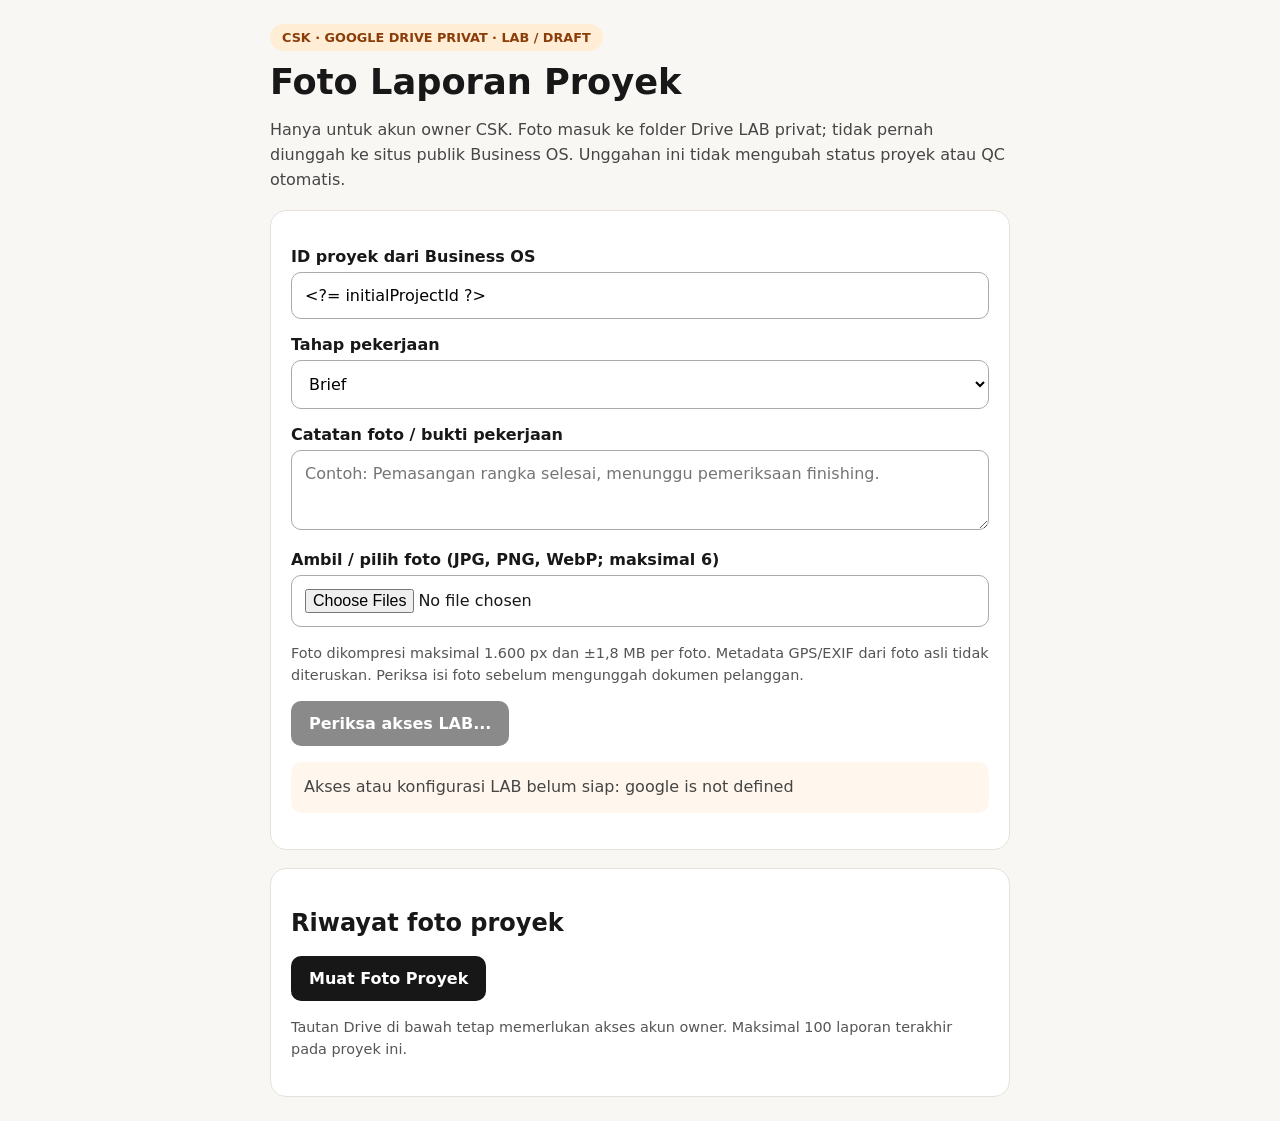
<file: photo-lab/Index.html>
<!doctype html>
<html lang="id">
<head>
  <meta charset="utf-8">
  <meta name="viewport" content="width=device-width,initial-scale=1">
  <title>CSK — Foto Laporan Proyek LAB</title>
  <style>
    :root{font-family:system-ui,-apple-system,Segoe UI,sans-serif;color:#181818;background:#f8f7f4}
    *{box-sizing:border-box}body{margin:0;padding:24px 14px}main{max-width:740px;margin:auto}
    h1{margin:10px 0 8px;font-size:clamp(1.6rem,4vw,2.2rem)}p{line-height:1.55;color:#454545}
    .tag{color:#8a3d08;background:#ffedd5;display:inline-block;border-radius:99px;padding:6px 12px;font-size:.8rem;font-weight:700}
    section{background:white;border:1px solid #e6e2db;border-radius:16px;padding:20px;margin-top:18px}
    label{display:block;font-weight:650;margin:16px 0 6px}input,select,textarea,button{font:inherit}
    input,select,textarea{width:100%;padding:13px;border:1px solid #aaa;border-radius:10px;background:white}
    textarea{min-height:80px}button{background:#171717;color:#fff;padding:13px 18px;border:0;border-radius:10px;cursor:pointer;font-weight:700}
    button:disabled{opacity:.5;cursor:not-allowed}.muted{font-size:.9rem;color:#555}
    #status{padding:13px;background:#fff7ed;border-radius:10px;white-space:pre-wrap}#reports{list-style:none;padding:0}
    #reports li{padding:14px 0;border-bottom:1px solid #ddd;overflow-wrap:anywhere}
    a{color:#a34806}a:focus-visible,button:focus-visible,input:focus-visible{outline:3px solid #f97316;outline-offset:2px}
  </style>
</head>
<body>
<main>
  <span class="tag">CSK · GOOGLE DRIVE PRIVAT · LAB / DRAFT</span>
  <h1>Foto Laporan Proyek</h1>
  <p>Hanya untuk akun owner CSK. Foto masuk ke folder Drive LAB privat; tidak pernah diunggah ke situs publik Business OS. Unggahan ini tidak mengubah status proyek atau QC otomatis.</p>
  <section>
    <form id="photo-form">
      <label for="project">ID proyek dari Business OS</label>
      <input id="project" name="project" required maxlength="80" pattern="[A-Za-z0-9][A-Za-z0-9._:-]{0,79}" value="<?= initialProjectId ?>" autocomplete="off">
      <label for="stage">Tahap pekerjaan</label>
      <select id="stage" name="stage" required>
        <option>Brief</option><option>Persetujuan Desain</option><option>Pembelian Bahan</option><option>Fabrikasi</option><option>Finishing</option><option>Quality Control</option><option>Pengiriman</option><option>Instalasi</option>
      </select>
      <input id="initial-stage" type="hidden" value="<?= initialStage ?>">
      <label for="caption">Catatan foto / bukti pekerjaan</label>
      <textarea id="caption" name="caption" required maxlength="500" placeholder="Contoh: Pemasangan rangka selesai, menunggu pemeriksaan finishing."></textarea>
      <label for="photos">Ambil / pilih foto (JPG, PNG, WebP; maksimal 6)</label>
      <input id="photos" name="photos" type="file" accept="image/jpeg,image/png,image/webp" multiple required>
      <p class="muted">Foto dikompresi maksimal 1.600 px dan ±1,8 MB per foto. Metadata GPS/EXIF dari foto asli tidak diteruskan. Periksa isi foto sebelum mengunggah dokumen pelanggan.</p>
      <button id="upload" type="submit" disabled>Periksa akses LAB...</button>
    </form>
    <p id="status" role="status" aria-live="polite">Memeriksa izin owner dan konfigurasi...</p>
  </section>
  <section>
    <h2>Riwayat foto proyek</h2>
    <button type="button" id="refresh">Muat Foto Proyek</button>
    <p class="muted">Tautan Drive di bawah tetap memerlukan akses akun owner. Maksimal 100 laporan terakhir pada proyek ini.</p>
    <ul id="reports"></ul>
  </section>
</main>
<script>
(function(){
  'use strict';
  const $ = id => document.getElementById(id);
  const stage = $('initial-stage').value;
  if([...$('stage').options].some(o=>o.value===stage))$('stage').value=stage;
  let ready=false,busy=false;
  const uploadIds=new WeakMap();
  function uploadIdFor(file){
    if(!uploadIds.has(file))uploadIds.set(file,crypto.randomUUID());
    return uploadIds.get(file);
  }
  function status(s){$('status').textContent=s;}
  function gas(name,arg){return new Promise((resolve,reject)=>{
    let runner=google.script.run.withSuccessHandler(resolve).withFailureHandler(reject);
    if(arg===undefined)runner[name]();else runner[name](arg);
  })}
  async function check(){
    try{const data=await gas('photoLabStatus');ready=Boolean(data&&data.ready);$('upload').disabled=!ready;
      $('upload').textContent=ready?'Unggah Foto ke Drive Privat':'Unggah LAB belum diaktifkan';
      status(ready?'Siap. Foto akan disimpan di folder privat LAB.':'Konfigurasi valid, tetapi penulisan LAB belum diaktifkan oleh owner.');
    }catch(err){ready=false;$('upload').disabled=true;status('Akses atau konfigurasi LAB belum siap: '+(err.message||err));}
  }
  function loadImage(file){return new Promise((resolve,reject)=>{
    const url=URL.createObjectURL(file),img=new Image();
    img.onload=()=>{URL.revokeObjectURL(url);resolve(img)};
    img.onerror=()=>{URL.revokeObjectURL(url);reject(Error('Gambar tidak dapat dibuka.'))};
    img.src=url;
  })}
  function toBlob(canvas,quality){return new Promise(resolve=>canvas.toBlob(resolve,'image/jpeg',quality))}
  function toBase64(blob){return new Promise((resolve,reject)=>{
    const reader=new FileReader();reader.onload=()=>resolve(String(reader.result).split(',')[1]);reader.onerror=()=>reject(Error('Gagal membaca foto.'));reader.readAsDataURL(blob);
  })}
  async function processPhoto(file){
    if(!['image/jpeg','image/png','image/webp'].includes(file.type))throw Error('Gunakan JPG, PNG, atau WebP.');
    if(file.size>16*1024*1024)throw Error('Foto asal melebihi 16 MB. Perkecil lebih dahulu.');
    const img=await loadImage(file);const ratio=Math.min(1,1600/Math.max(img.width,img.height));
    const canvas=document.createElement('canvas');canvas.width=Math.max(1,Math.round(img.width*ratio));canvas.height=Math.max(1,Math.round(img.height*ratio));
    const ctx=canvas.getContext('2d');if(!ctx)throw Error('Perangkat tidak mendukung pengolahan gambar.');
    ctx.fillStyle='#fff';ctx.fillRect(0,0,canvas.width,canvas.height);ctx.drawImage(img,0,0,canvas.width,canvas.height);
    let blob;
    for(const quality of [.84,.72,.6,.48]){blob=await toBlob(canvas,quality);if(blob&&blob.size<=1800000)break}
    if(!blob||blob.size>1800000)throw Error('Foto masih melebihi 1,8 MB setelah kompresi. Perkecil resolusi.');
    return {base64:await toBase64(blob),mime:'image/jpeg',originalName:file.name};
  }
  $('photo-form').addEventListener('submit',async e=>{
    e.preventDefault();if(!ready||busy)return;
    const files=Array.from($('photos').files||[]);
    if(!files.length||files.length>6)return status('Pilih antara 1–6 foto.');
    busy=true;$('upload').disabled=true;
    let saved=0;
    try{
      for(let i=0;i<files.length;i++){
        status('Menyiapkan dan mengunggah foto '+(i+1)+' dari '+files.length+'... ('+saved+' tersimpan)');
        const payload=await processPhoto(files[i]);
        payload.requestId=uploadIdFor(files[i]);
        payload.projectId=$('project').value.trim();payload.stage=$('stage').value;payload.caption=$('caption').value.trim();
        const result=await gas('uploadPhoto',payload);
        if(!result||!result.ok){
          status(saved+' dari '+files.length+' foto sudah tersimpan. Foto berikutnya perlu pemeriksaan: '+(result?.message||'Status tidak diketahui.')+' Periksa riwayat proyek sebelum mengulang.');
          await refresh({preserveStatus:true});
          return;
        }
        saved++;
      }
      $('photos').value='';
      await refresh({preserveStatus:true});
      status(saved+' dari '+files.length+' foto berhasil tersimpan dan tercatat di Drive privat.');
    }catch(err){
      status(saved+' dari '+files.length+' foto terkonfirmasi tersimpan. Unggah terhenti: '+(err.message||err)+' Periksa riwayat sebelum mengulang agar tidak duplikat.');
      try{await refresh({preserveStatus:true})}catch(_){}
    }finally{busy=false;$('upload').disabled=!ready}
  });
  async function refresh(options={}){
    const projectId=$('project').value.trim();
    if(!/^[A-Za-z0-9][A-Za-z0-9._:-]{0,79}$/.test(projectId)){if(!options.preserveStatus)status('Isi ID proyek yang valid untuk melihat foto.');return;}
    try{const rows=await gas('listProjectPhotos',projectId),list=$('reports');list.replaceChildren();
      if(!rows.length){const li=document.createElement('li');li.textContent='Belum ada foto untuk proyek ini.';list.append(li);return}
      rows.forEach(r=>{
        const li=document.createElement('li'),link=document.createElement('a');
        const url=new URL(r.fileUrl);if(url.origin!=='https://drive.google.com')return;
        link.href=url.toString();link.target='_blank';link.rel='noopener noreferrer';link.textContent='Buka foto privat di Drive';
        li.append(document.createTextNode([r.uploadedAt,r.stage,r.caption,r.originalName].join(' · ')+' — '));li.append(link);list.append(li);
      });
    }catch(err){if(!options.preserveStatus)status('Gagal memuat riwayat: '+(err.message||err))}
  }
  $('refresh').addEventListener('click',refresh);
  check();
})();
</script>
</body>
</html>
</file>
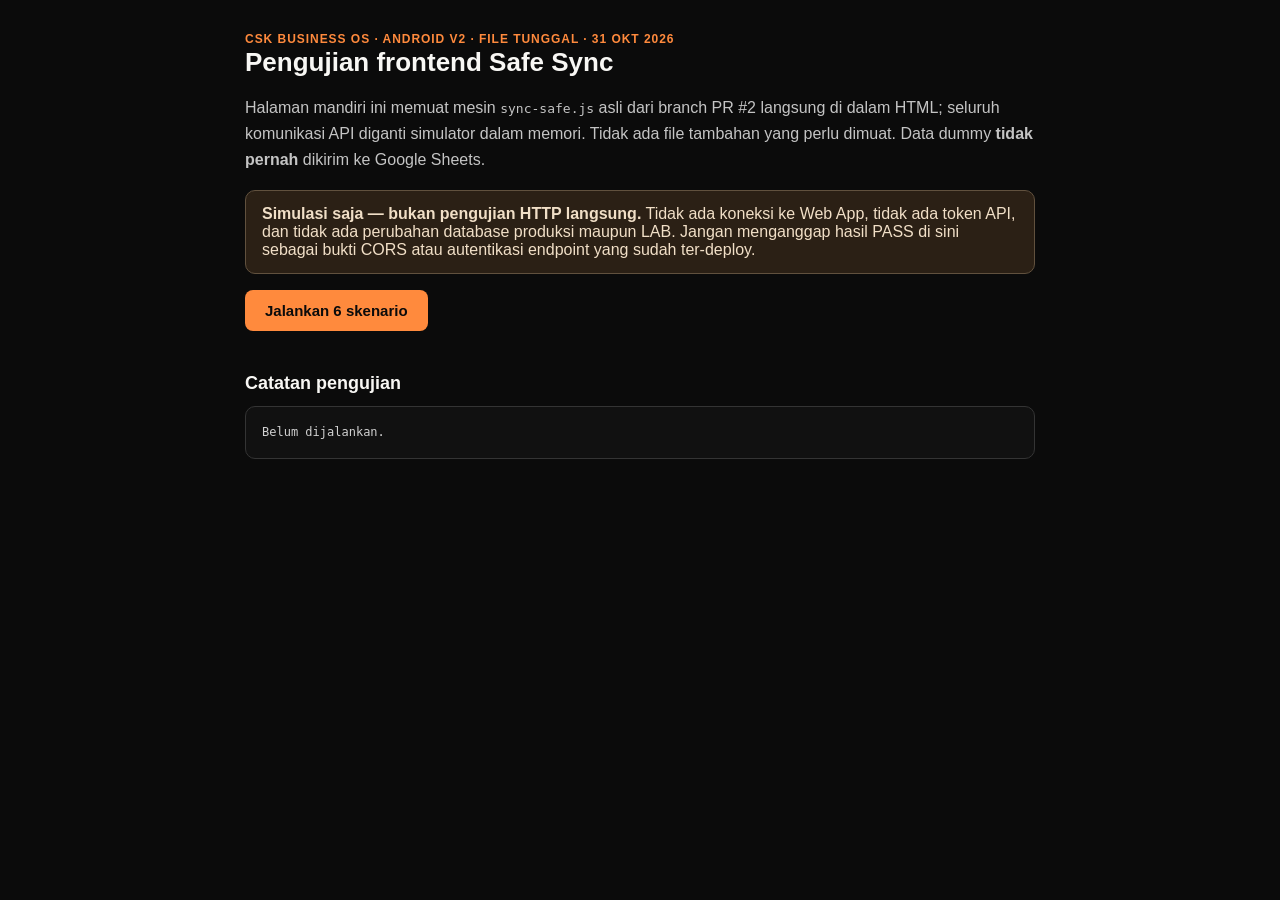
<file: CSK_LAB_ANDROID_V2_31OKT2026.html>
<!doctype html>
<html lang="id">
<head>
<meta charset="utf-8"/>
<meta name="viewport" content="width=device-width,initial-scale=1"/>
<title>CSK LAB V2 - SINGLE FILE - ANDROID</title>
<style>
:root{font-family:Inter,Montserrat,Arial,sans-serif;color:#f8f7f4;background:#0b0b0b}
*{box-sizing:border-box}body{margin:0 auto;max-width:830px;padding:32px 20px}
h1{font-size:26px;line-height:1.25;margin:0 0 10px}h2{font-size:18px;margin:24px 0 10px}
p{line-height:1.65;color:#c4c4c4}.label{letter-spacing:.08em;text-transform:uppercase;color:#ff8a3d;font-size:12px;font-weight:700}
.warning{border:1px solid #61513e;background:#2b2015;border-radius:10px;padding:14px 16px;color:#f1dfc7}
button{border:0;background:#ff8a3d;color:#0b0b0b;padding:12px 20px;border-radius:8px;font-weight:800;cursor:pointer;font-size:15px}
button:disabled{opacity:.6;cursor:wait}
#results{display:grid;gap:10px;margin-top:18px}
.case{border:1px solid #343434;padding:13px 16px;border-radius:10px;background:#181818}
.case strong{display:block;margin-bottom:6px}
.case small{color:#a9a9a9;line-height:1.5}
.ok{border-color:#237c5c}.bad{border-color:#a13b3b}
#raw{white-space:pre-wrap;overflow-wrap:anywhere;border:1px solid #343434;background:#111;padding:16px;border-radius:10px;font-size:12px;line-height:1.6;color:#d1d1d1}
a{color:#ff8a3d}
</style>
</head>
<body>
<div class="label">CSK BUSINESS OS · ANDROID V2 · FILE TUNGGAL · 31 OKT 2026</div>
<h1>Pengujian frontend Safe Sync</h1>
<p>Halaman mandiri ini memuat mesin <code>sync-safe.js</code> asli dari branch PR #2 langsung di dalam HTML; seluruh komunikasi API diganti simulator dalam memori. Tidak ada file tambahan yang perlu dimuat. Data dummy <strong>tidak pernah</strong> dikirim ke Google Sheets.</p>
<div class="warning"><strong>Simulasi saja — bukan pengujian HTTP langsung.</strong>
  Tidak ada koneksi ke Web App, tidak ada token API, dan tidak ada perubahan database produksi maupun LAB. Jangan menganggap hasil PASS di sini sebagai bukti CORS atau autentikasi endpoint yang sudah ter-deploy.</div>
<p><button id="run">Jalankan 6 skenario</button></p>
<div id="results" aria-live="polite"></div>
<h2>Catatan pengujian</h2><pre id="raw">Belum dijalankan.</pre>
<!-- Inline Safe Sync engine: Android content:// compatible, no external file required -->
<script>
/* CSK Business OS — conservative, opt-in-to-cloud delta sync (draft release).
 * Cloud writes are NEVER called "saved" until a fresh GET verifies them.
 * Do not deploy until backend and multi-device tests have been reviewed.
 */
(function (root) {
  'use strict';

  const DATA = {
    leads: { sheet: 'Leads', fields: ['id','date','name','phone','source','value','status','notes','email','website','industry','pic','picTitle','linkedin','score'] },
    clients: { sheet: 'Clients', fields: ['id','name','phone','projectsCount','totalSpend','notes','rating','review'] },
    projects: { sheet: 'Projects', fields: ['id','title','client','value','status','deadline','notes','sopChecklist','pic'] },
    finance: { sheet: 'Finance', fields: ['id','date','type','category','amount','description'] },
    memory: { sheet: 'Memory', fields: ['id','date','category','title','content'] },
    marketingSpend: { sheet: 'Marketing_Spend', fields: ['id','date','platform','campaign','budget','spent','leadsGenerated','notes'] }
  };
  const STATE_KEY = 'csk_business_os_safe_sync_v1';
  const LEGACY_BACKUP_KEY = 'csk_business_os_legacy_local_backup_v1';

  function stableFingerprint(value) {
    if (!value) return '';
    const keys = Object.keys(value).sort();
    return JSON.stringify(keys.map(k => [k, value[k]]));
  }
  function byId(rows) {
    const result = {};
    (rows || []).forEach(row => {
      if (row && row.id !== undefined && row.id !== null && String(row.id).trim()) {
        result[String(row.id)] = row;
      }
    });
    return result;
  }
  function emptyQueue() {
    const q = {};
    Object.keys(DATA).forEach(k => { q[k] = { upserts: {}, deletes: {} }; });
    return q;
  }
  function normalized(value, field) {
    if (value === undefined || value === null) return '';
    if (field === 'date' || field === 'deadline') {
      const s = String(value);
      if (/^\d{4}-\d{2}-\d{2}/.test(s)) return s.slice(0, 10);
    }
    return String(value).trim();
  }
  function matchesWrittenRecord(area, expected, remote) {
    if (!remote) return false;
    return DATA[area].fields.every(field =>
      normalized(expected[field], field) === normalized(remote[field], field)
    );
  }
  function createEngine(storage, fetcher) {
    const network = fetcher || root.fetch.bind(root);
    let queue = emptyQueue();
    let baseline = {};
    let verifiedAt = '';
    let snapshot = {};
    let busy = false;
    let lastError = '';

    function persist() {
      storage.setItem(STATE_KEY, JSON.stringify({ queue, baseline, verifiedAt }));
    }
    function countPending() {
      return Object.keys(DATA).reduce((sum, area) =>
        sum + Object.keys(queue[area].upserts).length +
          Object.keys(queue[area].deletes).length, 0);
    }
    function takeSnapshot(db) {
      const next = {};
      Object.keys(DATA).forEach(area => {
        next[area] = {};
        (db[area] || []).forEach(item => {
          if (item && item.id !== undefined && item.id !== null) {
            next[area][String(item.id)] = JSON.stringify(item);
          }
        });
      });
      return next;
    }
    function init(db) {
      try {
        const raw = JSON.parse(storage.getItem(STATE_KEY) || 'null');
        if (raw && raw.queue) {
          Object.keys(DATA).forEach(area => {
            queue[area] = {
              upserts: (raw.queue[area] && raw.queue[area].upserts) || {},
              deletes: (raw.queue[area] && raw.queue[area].deletes) || {}
            };
          });
          baseline = raw.baseline || {};
          verifiedAt = raw.verifiedAt || '';
        } else if (!storage.getItem(LEGACY_BACKUP_KEY)) {
          // Before first migration, retain an independent recovery copy of the local DB.
          storage.setItem(LEGACY_BACKUP_KEY, JSON.stringify(db));
        }
      } catch (error) {
        lastError = 'Status sinkronisasi lokal tidak terbaca: ' + error.message;
      }
      snapshot = takeSnapshot(db);
    }
    function track(db) {
      const current = takeSnapshot(db);
      Object.keys(DATA).forEach(area => {
        const oldItems = snapshot[area] || {};
        const newItems = current[area] || {};
        const newRecords = byId(db[area]);
        Object.keys(newItems).forEach(id => {
          if (oldItems[id] !== newItems[id]) {
            queue[area].upserts[id] = newRecords[id];
            delete queue[area].deletes[id];
          }
        });
        Object.keys(oldItems).forEach(id => {
          if (!(id in newItems)) {
            delete queue[area].upserts[id];
            queue[area].deletes[id] = true;
          }
        });
      });
      snapshot = current;
      persist();
    }
    function rebaseline(area, remoteRows) {
      const old = baseline[area] || {};
      const next = {};
      // Keep the record version the user edited, until their pending edit is settled.
      Object.keys(queue[area].upserts).concat(Object.keys(queue[area].deletes)).forEach(id => {
        if (old[id]) next[id] = old[id];
      });
      (remoteRows || []).forEach(item => {
        if (!item || item.id === undefined || item.id === null) return;
        const id = String(item.id);
        if (!(id in queue[area].upserts) && !(id in queue[area].deletes)) {
          next[id] = stableFingerprint(item);
        }
      });
      baseline[area] = next;
    }
    function merge(remote, db) {
      Object.keys(DATA).forEach(area => {
        const cloudRows = remote[area] || [];
        const localRows = db[area] || [];
        const merged = new Map();
        cloudRows.forEach(item => {
          if (item && item.id !== undefined && !queue[area].deletes[String(item.id)]) {
            merged.set(String(item.id), item);
          }
        });
        localRows.forEach(item => {
          if (!item || item.id === undefined) return;
          const id = String(item.id);
          if (queue[area].deletes[id]) return;
          // Cloud wins for unchanged records; local wins only for explicitly pending edits.
          if (queue[area].upserts[id] || !merged.has(id)) merged.set(id, item);
        });
        db[area] = Array.from(merged.values());
        rebaseline(area, cloudRows);
      });
      snapshot = takeSnapshot(db);
      persist();
      return db;
    }
    function replaceFromCloud(remote, db) {
      queue = emptyQueue();
      Object.keys(DATA).forEach(area => { db[area] = remote[area] || []; });
      Object.keys(DATA).forEach(area => rebaseline(area, db[area]));
      snapshot = takeSnapshot(db);
      verifiedAt = new Date().toISOString();
      persist();
      return db;
    }
    async function readCloud(url, token) {
      const separator = url.includes('?') ? '&' : '?';
      const address = url + separator + 'token=' + encodeURIComponent(token || '') + '&_t=' + Date.now();
      const response = await network(address, { cache: 'no-store' });
      if (!response || !response.ok) throw new Error('Tidak bisa membaca respons Google Sheets.');
      const json = await response.json();
      if (!json || json.status !== 'success' || !json.data) {
        throw new Error((json && json.message) || 'Respons API tidak valid.');
      }
      return json.data;
    }
    async function send(url, body) {
      // Apps Script cross-origin POST returns an opaque response. Only GET readback is proof.
      await network(url, {
        method: 'POST',
        mode: 'no-cors',
        headers: { 'Content-Type': 'text/plain;charset=UTF-8' },
        body: JSON.stringify(body)
      });
    }
    async function flush(url, token) {
      if (busy) return { status: 'busy', pending: countPending() };
      if (!url) return { status: 'offline', pending: countPending() };
      if (!countPending()) return { status: 'clean', pending: 0 };
      busy = true;
      lastError = '';
      try {
        const work = JSON.parse(JSON.stringify(queue));
        const remote = await readCloud(url, token);
        const conflicts = [];
        const nothingToDelete = [];
        Object.keys(DATA).forEach(area => {
          const onServer = byId(remote[area]);
          const base = baseline[area] || {};
          Object.keys(work[area].upserts).concat(Object.keys(work[area].deletes)).forEach(id => {
            const now = onServer[id];
            const prior = base[id];
            // Unknown server record or changed record -> never overwrite silently.
            if ((now && (!prior || stableFingerprint(now) !== prior)) ||
                (!now && !!prior)) conflicts.push(area + '/' + id);
            if (!now && work[area].deletes[id]) nothingToDelete.push([area, id]);
          });
        });
        if (conflicts.length) {
          lastError = conflicts.length + ' konflik cloud ditemukan. Tidak ada data cloud yang diubah.';
          return { status: 'conflict', conflicts, pending: countPending() };
        }
        for (const [area, id] of nothingToDelete) {
          if (queue[area].deletes[id]) delete queue[area].deletes[id];
        }
        for (const area of Object.keys(DATA)) {
          for (const id of Object.keys(work[area].deletes)) {
            if (nothingToDelete.some(x => x[0] === area && x[1] === id)) continue;
            await send(url, { action: 'delete', sheet: DATA[area].sheet, id, token });
          }
        }
        const payload = { action: 'sync_all', token };
        let hasUpserts = false;
        Object.keys(DATA).forEach(area => {
          const records = Object.values(work[area].upserts);
          if (records.length) { payload[area] = records; hasUpserts = true; }
        });
        if (hasUpserts) await send(url, payload);

        // A no-cors POST cannot report success. Verify actual record values with GET.
        let confirmed = null;
        let allVerified = false;
        for (let attempt = 0; attempt < 3; attempt++) {
          if (attempt) await new Promise(resolve => setTimeout(resolve, attempt * 900));
          confirmed = await readCloud(url, token);
          allVerified = Object.keys(DATA).every(area => {
            const cloud = byId(confirmed[area]);
            return Object.values(work[area].upserts).every(record =>
              matchesWrittenRecord(area, record, cloud[String(record.id)])) &&
              Object.keys(work[area].deletes).every(id => !cloud[id]);
          });
          if (allVerified) break;
        }
        if (!allVerified) {
          lastError = 'Data dikirim, tetapi belum terverifikasi di Google Sheets. Perubahan tetap mengantre.';
          persist();
          return { status: 'unverified', pending: countPending() };
        }
        Object.keys(DATA).forEach(area => {
          const cloud = byId(confirmed[area]);
          Object.keys(work[area].upserts).forEach(id => {
            if (JSON.stringify(queue[area].upserts[id]) === JSON.stringify(work[area].upserts[id])) {
              delete queue[area].upserts[id];
            }
            if (cloud[id]) {
              if (!baseline[area]) baseline[area] = {};
              baseline[area][id] = stableFingerprint(cloud[id]);
            }
          });
          Object.keys(work[area].deletes).forEach(id => {
            if (queue[area].deletes[id]) delete queue[area].deletes[id];
            if (baseline[area]) delete baseline[area][id];
          });
          rebaseline(area, confirmed[area]);
        });
        verifiedAt = new Date().toISOString();
        persist();
        return { status: 'verified', pending: countPending(), verifiedAt };
      } catch (error) {
        lastError = error.message || String(error);
        return { status: 'error', pending: countPending(), message: lastError };
      } finally {
        busy = false;
      }
    }
    return {
      init, track, merge, replaceFromCloud, readCloud, flush, countPending,
      get verifiedAt() { return verifiedAt; },
      get lastError() { return lastError; },
      get busy() { return busy; }
    };
  }
  const api = { createEngine, DATA, matchesWrittenRecord };
  root.CSKSafeSync = api;
  if (typeof module !== 'undefined' && module.exports) module.exports = api;
})(typeof window !== 'undefined' ? window : {});

</script>
<script>
(function(){
  'use strict';
  const button=document.querySelector('#run');
  const results=document.querySelector('#results');
  const log=document.querySelector('#raw');
  const LABELS=[
    'Buat lead: perubahan antre lokal hingga terverifikasi',
    'Ubah lead: hanya record yang berubah dikirim',
    'Hapus lead: perubahan diverifikasi di cloud simulasi',
    'Konflik dua perangkat: perubahan cloud tidak ditimpa diam-diam',
    'Mode offline: antrean perubahan dipertahankan',
    'Tidak ada koneksi eksternal atau token rahasia'
  ];
  const rows=()=>Object.fromEntries(Object.keys(CSKSafeSync.DATA).map(k=>[k,[]]));
  const copy=x=>JSON.parse(JSON.stringify(x));
  const storage=()=>{
    const map=new Map();
    return {
      getItem:k=>map.has(k)?map.get(k):null,
      setItem:(k,v)=>map.set(k,String(v)),
      removeItem:k=>map.delete(k)
    };
  };
  async function scenario(){
    const outcome=[];
    let cloud=rows(),db=rows(),sent=0,networkCalls=0;
    let blockedNetwork=true;
    const fakeEndpoint='https://lab.invalid/exec';
    async function mockFetch(url,opts={}){
      networkCalls++;
      if(!String(url).startsWith(fakeEndpoint)) throw Error('URL eksternal diblokir.');
      if(opts.method==='POST'){
        const body=JSON.parse(opts.body||'{}');
        if(body.action==='delete'){
          const area=Object.keys(CSKSafeSync.DATA).find(k=>CSKSafeSync.DATA[k].sheet===body.sheet);
          if(!area) throw Error('Area invalid');
          cloud[area]=cloud[area].filter(x=>String(x.id)!==String(body.id));
        }else if(body.action==='sync_all'){
          Object.keys(CSKSafeSync.DATA).forEach(area=>{
            (body[area]||[]).forEach(record=>{
              const idx=cloud[area].findIndex(x=>String(x.id)===String(record.id));
              if(idx<0)cloud[area].push(copy(record));else cloud[area][idx]=copy(record);
            });
          });
        } else throw Error('Action tidak valid');
        sent++;
        return {type:'opaque'};
      }
      return {ok:true,json:async()=>({status:'success',data:copy(cloud)})};
    }
    const engine=CSKSafeSync.createEngine(storage(),mockFetch);
    engine.init(db);
    engine.merge(cloud,db);
    const record={
      id:'QA-LAB-FRONTEND-1',date:'2026-10-31',name:'Simulasi Brand',
      phone:'000',source:'LAB',value:100,status:'new',notes:'test'
    };
    function check(name,valid,detail){
      outcome.push({name,valid:Boolean(valid),detail});
      if(!valid)throw Error(name+': '+detail);
    }
    db.leads.push(copy(record));engine.track(db);
    const pendingBefore=engine.countPending();
    const first=await engine.flush(fakeEndpoint,'MOCK_ONLY_NO_SECRET');
    check(LABELS[0],pendingBefore===1&&first.status==='verified'&&cloud.leads.length===1&&engine.countPending()===0,
      'antrean awal='+pendingBefore+', status='+first.status);

    db.leads[0].name='Simulasi Brand Diperbarui';engine.track(db);
    const changed=await engine.flush(fakeEndpoint,'MOCK_ONLY_NO_SECRET');
    check(LABELS[1],changed.status==='verified'&&cloud.leads[0].name==='Simulasi Brand Diperbarui',
      'status='+changed.status);

    db.leads=[];engine.track(db);
    const deleted=await engine.flush(fakeEndpoint,'MOCK_ONLY_NO_SECRET');
    check(LABELS[2],deleted.status==='verified'&&cloud.leads.length===0,
      'status='+deleted.status+', sisa='+cloud.leads.length);

    cloud.leads.push({...record,id:'QA-LAB-CONFLICT-1',name:'Perangkat A'});
    engine.merge(copy(cloud),db);
    db.leads[0].name='Perangkat B';engine.track(db);
    cloud.leads[0].name='Perangkat A mengubah ulang';
    const beforeConflictPost=sent;
    const conflict=await engine.flush(fakeEndpoint,'MOCK_ONLY_NO_SECRET');
    check(LABELS[3],conflict.status==='conflict'&&sent===beforeConflictPost&&cloud.leads[0].name==='Perangkat A mengubah ulang',
      'status='+conflict.status+', POST saat konflik='+(sent-beforeConflictPost));

    const pending=engine.countPending();
    const offline=await engine.flush('','MOCK_ONLY_NO_SECRET');
    check(LABELS[4],offline.status==='offline'&&engine.countPending()===pending&&pending>0,
      'status='+offline.status+', pending='+pending);
    check(LABELS[5],blockedNetwork&&networkCalls>0&&sent===3,
      'seluruh '+networkCalls+' operasi API dimock; '+sent+' POST dummy; 0 request HTTP eksternal');
    return outcome;
  }
  button.addEventListener('click',async()=>{
    button.disabled=true;results.innerHTML='';log.textContent='Menjalankan simulasi...';
    try{
      if(typeof window.CSKSafeSync?.createEngine!=='function')
        throw Error('Mesin Safe Sync internal tidak aktif. Pastikan membuka file Android V2 ini di Chrome.');
      const all=await scenario();
      all.forEach(item=>{
        const div=document.createElement('div');
        div.className='case '+(item.valid?'ok':'bad');
        const title=document.createElement('strong');
        title.textContent=(item.valid?'LULUS — ':'GAGAL — ')+item.name;
        const detail=document.createElement('small');detail.textContent=item.detail;
        div.append(title,detail);results.appendChild(div);
      });
      log.textContent='HASIL: '+all.length+'/'+all.length+' LULUS\n\n'+all.map((x,i)=>(i+1)+'. '+x.name+'\n   '+x.detail).join('\n\n')+
        '\n\nCATATAN: Simulasi browser tanpa koneksi Google. Uji HTTP live dilakukan terpisah.';
    }catch(err){
      const div=document.createElement('div');div.className='case bad';
      div.textContent='GAGAL: '+(err&&err.message||err);
      results.appendChild(div);log.textContent=String(err&&err.stack||err);
    }finally{button.disabled=false;}
  });
})();
</script>
</body>
</html>
</file>
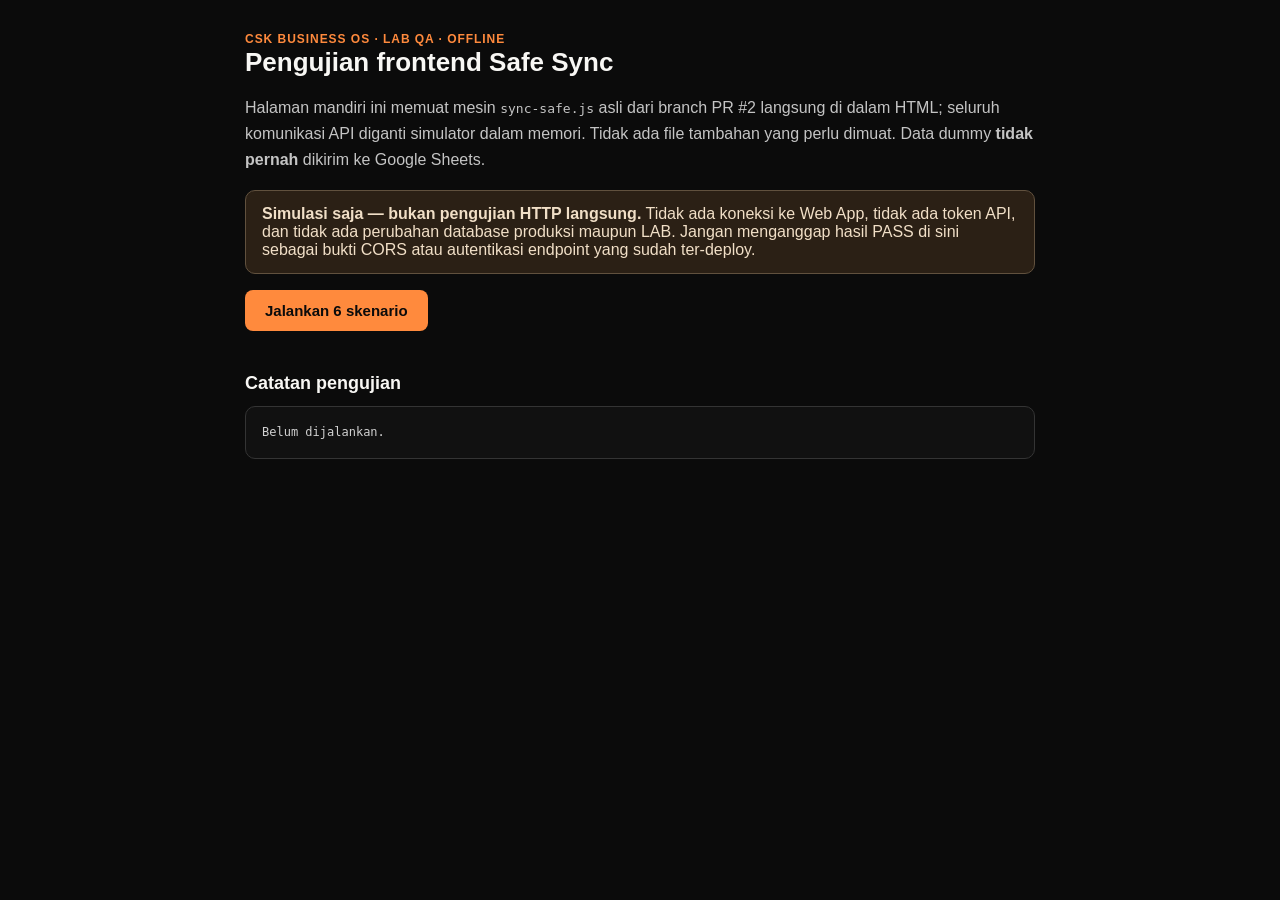
<file: lab-frontend-smoke.html>
<!doctype html>
<html lang="id">
<head>
<meta charset="utf-8"/>
<meta name="viewport" content="width=device-width,initial-scale=1"/>
<title>CSK Business OS — Uji Frontend Offline</title>
<style>
:root{font-family:Inter,Montserrat,Arial,sans-serif;color:#f8f7f4;background:#0b0b0b}
*{box-sizing:border-box}body{margin:0 auto;max-width:830px;padding:32px 20px}
h1{font-size:26px;line-height:1.25;margin:0 0 10px}h2{font-size:18px;margin:24px 0 10px}
p{line-height:1.65;color:#c4c4c4}.label{letter-spacing:.08em;text-transform:uppercase;color:#ff8a3d;font-size:12px;font-weight:700}
.warning{border:1px solid #61513e;background:#2b2015;border-radius:10px;padding:14px 16px;color:#f1dfc7}
button{border:0;background:#ff8a3d;color:#0b0b0b;padding:12px 20px;border-radius:8px;font-weight:800;cursor:pointer;font-size:15px}
button:disabled{opacity:.6;cursor:wait}
#results{display:grid;gap:10px;margin-top:18px}
.case{border:1px solid #343434;padding:13px 16px;border-radius:10px;background:#181818}
.case strong{display:block;margin-bottom:6px}
.case small{color:#a9a9a9;line-height:1.5}
.ok{border-color:#237c5c}.bad{border-color:#a13b3b}
#raw{white-space:pre-wrap;overflow-wrap:anywhere;border:1px solid #343434;background:#111;padding:16px;border-radius:10px;font-size:12px;line-height:1.6;color:#d1d1d1}
a{color:#ff8a3d}
</style>
</head>
<body>
<div class="label">CSK BUSINESS OS · LAB QA · OFFLINE</div>
<h1>Pengujian frontend Safe Sync</h1>
<p>Halaman mandiri ini memuat mesin <code>sync-safe.js</code> asli dari branch PR #2 langsung di dalam HTML; seluruh komunikasi API diganti simulator dalam memori. Tidak ada file tambahan yang perlu dimuat. Data dummy <strong>tidak pernah</strong> dikirim ke Google Sheets.</p>
<div class="warning"><strong>Simulasi saja — bukan pengujian HTTP langsung.</strong>
  Tidak ada koneksi ke Web App, tidak ada token API, dan tidak ada perubahan database produksi maupun LAB. Jangan menganggap hasil PASS di sini sebagai bukti CORS atau autentikasi endpoint yang sudah ter-deploy.</div>
<p><button id="run">Jalankan 6 skenario</button></p>
<div id="results" aria-live="polite"></div>
<h2>Catatan pengujian</h2><pre id="raw">Belum dijalankan.</pre>
<!-- Inline Safe Sync engine: Android content:// compatible, no external file required -->
<script>
/* CSK Business OS — conservative, opt-in-to-cloud delta sync (draft release).
 * Cloud writes are NEVER called "saved" until a fresh GET verifies them.
 * Do not deploy until backend and multi-device tests have been reviewed.
 */
(function (root) {
  'use strict';

  const DATA = {
    leads: { sheet: 'Leads', fields: ['id','date','name','phone','source','value','status','notes','email','website','industry','pic','picTitle','linkedin','score'] },
    clients: { sheet: 'Clients', fields: ['id','name','phone','projectsCount','totalSpend','notes','rating','review'] },
    projects: { sheet: 'Projects', fields: ['id','title','client','value','status','deadline','notes','sopChecklist','pic'] },
    finance: { sheet: 'Finance', fields: ['id','date','type','category','amount','description'] },
    memory: { sheet: 'Memory', fields: ['id','date','category','title','content'] },
    marketingSpend: { sheet: 'Marketing_Spend', fields: ['id','date','platform','campaign','budget','spent','leadsGenerated','notes'] }
  };
  const STATE_KEY = 'csk_business_os_safe_sync_v1';
  const LEGACY_BACKUP_KEY = 'csk_business_os_legacy_local_backup_v1';

  function stableFingerprint(value) {
    if (!value) return '';
    const keys = Object.keys(value).sort();
    return JSON.stringify(keys.map(k => [k, value[k]]));
  }
  function byId(rows) {
    const result = {};
    (rows || []).forEach(row => {
      if (row && row.id !== undefined && row.id !== null && String(row.id).trim()) {
        result[String(row.id)] = row;
      }
    });
    return result;
  }
  function emptyQueue() {
    const q = {};
    Object.keys(DATA).forEach(k => { q[k] = { upserts: {}, deletes: {} }; });
    return q;
  }
  function normalized(value, field) {
    if (value === undefined || value === null) return '';
    if (field === 'date' || field === 'deadline') {
      const s = String(value);
      if (/^\d{4}-\d{2}-\d{2}/.test(s)) return s.slice(0, 10);
    }
    return String(value).trim();
  }
  function matchesWrittenRecord(area, expected, remote) {
    if (!remote) return false;
    return DATA[area].fields.every(field =>
      normalized(expected[field], field) === normalized(remote[field], field)
    );
  }
  function createEngine(storage, fetcher) {
    const network = fetcher || root.fetch.bind(root);
    let queue = emptyQueue();
    let baseline = {};
    let verifiedAt = '';
    let snapshot = {};
    let busy = false;
    let lastError = '';

    function persist() {
      storage.setItem(STATE_KEY, JSON.stringify({ queue, baseline, verifiedAt }));
    }
    function countPending() {
      return Object.keys(DATA).reduce((sum, area) =>
        sum + Object.keys(queue[area].upserts).length +
          Object.keys(queue[area].deletes).length, 0);
    }
    function takeSnapshot(db) {
      const next = {};
      Object.keys(DATA).forEach(area => {
        next[area] = {};
        (db[area] || []).forEach(item => {
          if (item && item.id !== undefined && item.id !== null) {
            next[area][String(item.id)] = JSON.stringify(item);
          }
        });
      });
      return next;
    }
    function init(db) {
      try {
        const raw = JSON.parse(storage.getItem(STATE_KEY) || 'null');
        if (raw && raw.queue) {
          Object.keys(DATA).forEach(area => {
            queue[area] = {
              upserts: (raw.queue[area] && raw.queue[area].upserts) || {},
              deletes: (raw.queue[area] && raw.queue[area].deletes) || {}
            };
          });
          baseline = raw.baseline || {};
          verifiedAt = raw.verifiedAt || '';
        } else if (!storage.getItem(LEGACY_BACKUP_KEY)) {
          // Before first migration, retain an independent recovery copy of the local DB.
          storage.setItem(LEGACY_BACKUP_KEY, JSON.stringify(db));
        }
      } catch (error) {
        lastError = 'Status sinkronisasi lokal tidak terbaca: ' + error.message;
      }
      snapshot = takeSnapshot(db);
    }
    function track(db) {
      const current = takeSnapshot(db);
      Object.keys(DATA).forEach(area => {
        const oldItems = snapshot[area] || {};
        const newItems = current[area] || {};
        const newRecords = byId(db[area]);
        Object.keys(newItems).forEach(id => {
          if (oldItems[id] !== newItems[id]) {
            queue[area].upserts[id] = newRecords[id];
            delete queue[area].deletes[id];
          }
        });
        Object.keys(oldItems).forEach(id => {
          if (!(id in newItems)) {
            delete queue[area].upserts[id];
            queue[area].deletes[id] = true;
          }
        });
      });
      snapshot = current;
      persist();
    }
    function rebaseline(area, remoteRows) {
      const old = baseline[area] || {};
      const next = {};
      // Keep the record version the user edited, until their pending edit is settled.
      Object.keys(queue[area].upserts).concat(Object.keys(queue[area].deletes)).forEach(id => {
        if (old[id]) next[id] = old[id];
      });
      (remoteRows || []).forEach(item => {
        if (!item || item.id === undefined || item.id === null) return;
        const id = String(item.id);
        if (!(id in queue[area].upserts) && !(id in queue[area].deletes)) {
          next[id] = stableFingerprint(item);
        }
      });
      baseline[area] = next;
    }
    function merge(remote, db) {
      Object.keys(DATA).forEach(area => {
        const cloudRows = remote[area] || [];
        const localRows = db[area] || [];
        const merged = new Map();
        cloudRows.forEach(item => {
          if (item && item.id !== undefined && !queue[area].deletes[String(item.id)]) {
            merged.set(String(item.id), item);
          }
        });
        localRows.forEach(item => {
          if (!item || item.id === undefined) return;
          const id = String(item.id);
          if (queue[area].deletes[id]) return;
          // Cloud wins for unchanged records; local wins only for explicitly pending edits.
          if (queue[area].upserts[id] || !merged.has(id)) merged.set(id, item);
        });
        db[area] = Array.from(merged.values());
        rebaseline(area, cloudRows);
      });
      snapshot = takeSnapshot(db);
      persist();
      return db;
    }
    function replaceFromCloud(remote, db) {
      queue = emptyQueue();
      Object.keys(DATA).forEach(area => { db[area] = remote[area] || []; });
      Object.keys(DATA).forEach(area => rebaseline(area, db[area]));
      snapshot = takeSnapshot(db);
      verifiedAt = new Date().toISOString();
      persist();
      return db;
    }
    async function readCloud(url, token) {
      const separator = url.includes('?') ? '&' : '?';
      const address = url + separator + 'token=' + encodeURIComponent(token || '') + '&_t=' + Date.now();
      const response = await network(address, { cache: 'no-store' });
      if (!response || !response.ok) throw new Error('Tidak bisa membaca respons Google Sheets.');
      const json = await response.json();
      if (!json || json.status !== 'success' || !json.data) {
        throw new Error((json && json.message) || 'Respons API tidak valid.');
      }
      return json.data;
    }
    async function send(url, body) {
      // Apps Script cross-origin POST returns an opaque response. Only GET readback is proof.
      await network(url, {
        method: 'POST',
        mode: 'no-cors',
        headers: { 'Content-Type': 'text/plain;charset=UTF-8' },
        body: JSON.stringify(body)
      });
    }
    async function flush(url, token) {
      if (busy) return { status: 'busy', pending: countPending() };
      if (!url) return { status: 'offline', pending: countPending() };
      if (!countPending()) return { status: 'clean', pending: 0 };
      busy = true;
      lastError = '';
      try {
        const work = JSON.parse(JSON.stringify(queue));
        const remote = await readCloud(url, token);
        const conflicts = [];
        const nothingToDelete = [];
        Object.keys(DATA).forEach(area => {
          const onServer = byId(remote[area]);
          const base = baseline[area] || {};
          Object.keys(work[area].upserts).concat(Object.keys(work[area].deletes)).forEach(id => {
            const now = onServer[id];
            const prior = base[id];
            // Unknown server record or changed record -> never overwrite silently.
            if ((now && (!prior || stableFingerprint(now) !== prior)) ||
                (!now && !!prior)) conflicts.push(area + '/' + id);
            if (!now && work[area].deletes[id]) nothingToDelete.push([area, id]);
          });
        });
        if (conflicts.length) {
          lastError = conflicts.length + ' konflik cloud ditemukan. Tidak ada data cloud yang diubah.';
          return { status: 'conflict', conflicts, pending: countPending() };
        }
        for (const [area, id] of nothingToDelete) {
          if (queue[area].deletes[id]) delete queue[area].deletes[id];
        }
        for (const area of Object.keys(DATA)) {
          for (const id of Object.keys(work[area].deletes)) {
            if (nothingToDelete.some(x => x[0] === area && x[1] === id)) continue;
            await send(url, { action: 'delete', sheet: DATA[area].sheet, id, token });
          }
        }
        const payload = { action: 'sync_all', token };
        let hasUpserts = false;
        Object.keys(DATA).forEach(area => {
          const records = Object.values(work[area].upserts);
          if (records.length) { payload[area] = records; hasUpserts = true; }
        });
        if (hasUpserts) await send(url, payload);

        // A no-cors POST cannot report success. Verify actual record values with GET.
        let confirmed = null;
        let allVerified = false;
        for (let attempt = 0; attempt < 3; attempt++) {
          if (attempt) await new Promise(resolve => setTimeout(resolve, attempt * 900));
          confirmed = await readCloud(url, token);
          allVerified = Object.keys(DATA).every(area => {
            const cloud = byId(confirmed[area]);
            return Object.values(work[area].upserts).every(record =>
              matchesWrittenRecord(area, record, cloud[String(record.id)])) &&
              Object.keys(work[area].deletes).every(id => !cloud[id]);
          });
          if (allVerified) break;
        }
        if (!allVerified) {
          lastError = 'Data dikirim, tetapi belum terverifikasi di Google Sheets. Perubahan tetap mengantre.';
          persist();
          return { status: 'unverified', pending: countPending() };
        }
        Object.keys(DATA).forEach(area => {
          const cloud = byId(confirmed[area]);
          Object.keys(work[area].upserts).forEach(id => {
            if (JSON.stringify(queue[area].upserts[id]) === JSON.stringify(work[area].upserts[id])) {
              delete queue[area].upserts[id];
            }
            if (cloud[id]) {
              if (!baseline[area]) baseline[area] = {};
              baseline[area][id] = stableFingerprint(cloud[id]);
            }
          });
          Object.keys(work[area].deletes).forEach(id => {
            if (queue[area].deletes[id]) delete queue[area].deletes[id];
            if (baseline[area]) delete baseline[area][id];
          });
          rebaseline(area, confirmed[area]);
        });
        verifiedAt = new Date().toISOString();
        persist();
        return { status: 'verified', pending: countPending(), verifiedAt };
      } catch (error) {
        lastError = error.message || String(error);
        return { status: 'error', pending: countPending(), message: lastError };
      } finally {
        busy = false;
      }
    }
    return {
      init, track, merge, replaceFromCloud, readCloud, flush, countPending,
      get verifiedAt() { return verifiedAt; },
      get lastError() { return lastError; },
      get busy() { return busy; }
    };
  }
  const api = { createEngine, DATA, matchesWrittenRecord };
  root.CSKSafeSync = api;
  if (typeof module !== 'undefined' && module.exports) module.exports = api;
})(typeof window !== 'undefined' ? window : {});

</script>
<script>
(function(){
  'use strict';
  const button=document.querySelector('#run');
  const results=document.querySelector('#results');
  const log=document.querySelector('#raw');
  const LABELS=[
    'Buat lead: perubahan antre lokal hingga terverifikasi',
    'Ubah lead: hanya record yang berubah dikirim',
    'Hapus lead: perubahan diverifikasi di cloud simulasi',
    'Konflik dua perangkat: perubahan cloud tidak ditimpa diam-diam',
    'Mode offline: antrean perubahan dipertahankan',
    'Tidak ada koneksi eksternal atau token rahasia'
  ];
  const rows=()=>Object.fromEntries(Object.keys(CSKSafeSync.DATA).map(k=>[k,[]]));
  const copy=x=>JSON.parse(JSON.stringify(x));
  const storage=()=>{
    const map=new Map();
    return {
      getItem:k=>map.has(k)?map.get(k):null,
      setItem:(k,v)=>map.set(k,String(v)),
      removeItem:k=>map.delete(k)
    };
  };
  async function scenario(){
    const outcome=[];
    let cloud=rows(),db=rows(),sent=0,networkCalls=0;
    let blockedNetwork=true;
    const fakeEndpoint='https://lab.invalid/exec';
    async function mockFetch(url,opts={}){
      networkCalls++;
      if(!String(url).startsWith(fakeEndpoint)) throw Error('URL eksternal diblokir.');
      if(opts.method==='POST'){
        const body=JSON.parse(opts.body||'{}');
        if(body.action==='delete'){
          const area=Object.keys(CSKSafeSync.DATA).find(k=>CSKSafeSync.DATA[k].sheet===body.sheet);
          if(!area) throw Error('Area invalid');
          cloud[area]=cloud[area].filter(x=>String(x.id)!==String(body.id));
        }else if(body.action==='sync_all'){
          Object.keys(CSKSafeSync.DATA).forEach(area=>{
            (body[area]||[]).forEach(record=>{
              const idx=cloud[area].findIndex(x=>String(x.id)===String(record.id));
              if(idx<0)cloud[area].push(copy(record));else cloud[area][idx]=copy(record);
            });
          });
        } else throw Error('Action tidak valid');
        sent++;
        return {type:'opaque'};
      }
      return {ok:true,json:async()=>({status:'success',protocolVersion:2,data:copy(cloud)})};
    }
    const engine=CSKSafeSync.createEngine(storage(),mockFetch);
    engine.init(db);
    engine.merge(cloud,db);
    const record={
      id:'QA-LAB-FRONTEND-1',date:'2026-10-31',name:'Simulasi Brand',
      phone:'000',source:'LAB',value:100,status:'new',notes:'test'
    };
    function check(name,valid,detail){
      outcome.push({name,valid:Boolean(valid),detail});
      if(!valid)throw Error(name+': '+detail);
    }
    db.leads.push(copy(record));engine.track(db);
    const pendingBefore=engine.countPending();
    const first=await engine.flush(fakeEndpoint,'MOCK_ONLY_NO_SECRET');
    check(LABELS[0],pendingBefore===1&&first.status==='verified'&&cloud.leads.length===1&&engine.countPending()===0,
      'antrean awal='+pendingBefore+', status='+first.status);

    db.leads[0].name='Simulasi Brand Diperbarui';engine.track(db);
    const changed=await engine.flush(fakeEndpoint,'MOCK_ONLY_NO_SECRET');
    check(LABELS[1],changed.status==='verified'&&cloud.leads[0].name==='Simulasi Brand Diperbarui',
      'status='+changed.status);

    db.leads=[];engine.track(db);
    const deleted=await engine.flush(fakeEndpoint,'MOCK_ONLY_NO_SECRET');
    check(LABELS[2],deleted.status==='verified'&&cloud.leads.length===0,
      'status='+deleted.status+', sisa='+cloud.leads.length);

    cloud.leads.push({...record,id:'QA-LAB-CONFLICT-1',name:'Perangkat A'});
    engine.merge(copy(cloud),db);
    db.leads[0].name='Perangkat B';engine.track(db);
    cloud.leads[0].name='Perangkat A mengubah ulang';
    const beforeConflictPost=sent;
    const conflict=await engine.flush(fakeEndpoint,'MOCK_ONLY_NO_SECRET');
    check(LABELS[3],conflict.status==='conflict'&&sent===beforeConflictPost&&cloud.leads[0].name==='Perangkat A mengubah ulang',
      'status='+conflict.status+', POST saat konflik='+(sent-beforeConflictPost));

    const pending=engine.countPending();
    const offline=await engine.flush('','MOCK_ONLY_NO_SECRET');
    check(LABELS[4],offline.status==='offline'&&engine.countPending()===pending&&pending>0,
      'status='+offline.status+', pending='+pending);
    check(LABELS[5],blockedNetwork&&networkCalls>0&&sent===3,
      'seluruh '+networkCalls+' operasi API dimock; '+sent+' POST dummy; 0 request HTTP eksternal');
    return outcome;
  }
  button.addEventListener('click',async()=>{
    button.disabled=true;results.innerHTML='';log.textContent='Menjalankan simulasi...';
    try{
      if(typeof window.CSKSafeSync?.createEngine!=='function')
        throw Error('File sync-safe.js tidak ditemukan. Letakkan di folder yang sama dengan HTML ini.');
      const all=await scenario();
      all.forEach(item=>{
        const div=document.createElement('div');
        div.className='case '+(item.valid?'ok':'bad');
        const title=document.createElement('strong');
        title.textContent=(item.valid?'LULUS — ':'GAGAL — ')+item.name;
        const detail=document.createElement('small');detail.textContent=item.detail;
        div.append(title,detail);results.appendChild(div);
      });
      log.textContent='HASIL: '+all.length+'/'+all.length+' LULUS\n\n'+all.map((x,i)=>(i+1)+'. '+x.name+'\n   '+x.detail).join('\n\n')+
        '\n\nCATATAN: Simulasi browser tanpa koneksi Google. Uji HTTP live dilakukan terpisah.';
    }catch(err){
      const div=document.createElement('div');div.className='case bad';
      div.textContent='GAGAL: '+(err&&err.message||err);
      results.appendChild(div);log.textContent=String(err&&err.stack||err);
    }finally{button.disabled=false;}
  });
})();
</script>
</body>
</html>
</file>
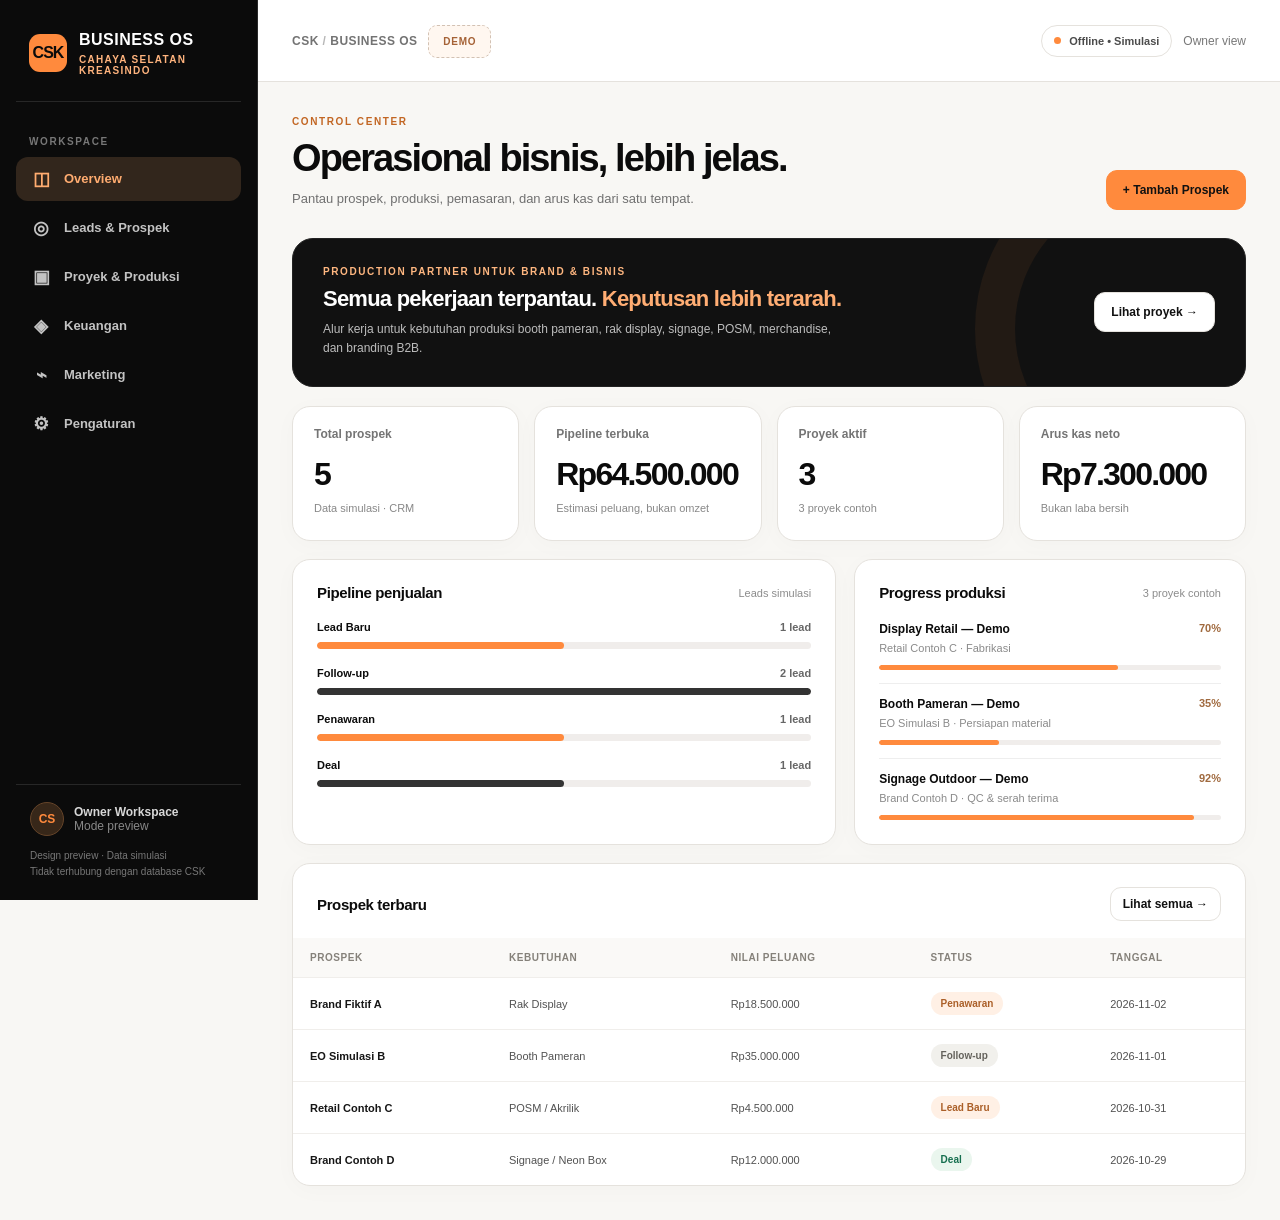
<file: preview/CSK-Business-OS-Brand-Preview.html>
<!doctype html>
<html lang="id">
<head>
<meta charset="utf-8">
<meta name="viewport" content="width=device-width,initial-scale=1,viewport-fit=cover">
<meta name="theme-color" content="#0B0B0B">
<title>CSK Business OS — Design Preview</title>
<style>
:root{--ink:#0B0B0B;--ink2:#242424;--paper:#F8F7F4;--amber:#FF8A3D;--amberLight:#FFF0E5;--gray:#4B4B4B;--line:#E5E2DD;--surface:#fff;--ok:#087B54;--danger:#B33331;color-scheme:light;font-family:Montserrat,'Arial',sans-serif}
*{box-sizing:border-box}html{min-width:320px}body{margin:0;background:var(--paper);color:var(--ink)}button,input,select{font:inherit}button{cursor:pointer}button:focus-visible,input:focus-visible,select:focus-visible{outline:3px solid var(--amber);outline-offset:2px}button:disabled{cursor:not-allowed;opacity:.5}
.app{display:flex;min-height:100vh}.side{width:258px;flex:none;background:#0B0B0B;color:#d8d8d8;display:flex;flex-direction:column;position:sticky;height:100vh;top:0;padding:25px 16px 20px;border-right:1px solid #292929}
.brand{padding:6px 13px 25px;border-bottom:1px solid #272727;margin-bottom:20px}.mark{display:inline-flex;background:var(--amber);border-radius:11px;height:38px;min-width:38px;align-items:center;justify-content:center;color:#0B0B0B;font-size:16px;font-weight:900;letter-spacing:-.06em}.brand-head{display:flex;align-items:center;gap:12px}.brand-name{font-size:16px;line-height:1.1;letter-spacing:.03em;font-weight:800;color:white}.brand-sub{font-size:10px;font-weight:700;letter-spacing:.13em;color:#ffb47e;margin-top:5px;text-transform:uppercase}
.navlabel{color:#777;font-size:10px;font-weight:800;letter-spacing:.16em;margin:14px 13px 10px}.nav{display:grid;gap:5px}.nav button{width:100%;text-align:left;display:flex;align-items:center;gap:12px;border:0;border-radius:12px;padding:13px 14px;color:#c3c3c3;background:transparent;font-size:13px;font-weight:600}.nav button:hover{background:#242424;color:white}.nav button[aria-current="page"]{background:#32261c;color:#FFAC70}.nav .sym{font-size:18px;line-height:1;width:22px;text-align:center}.side-bottom{margin-top:auto;padding:17px 14px 0;border-top:1px solid #272727}.user{display:flex;align-items:center;gap:10px;font-size:12px}.avatar{width:34px;height:34px;border:1px solid #654429;background:#372719;border-radius:50%;display:grid;place-items:center;color:var(--amber);font-weight:800}.side-note{color:#777;font-size:10px;line-height:1.6;margin:12px 0 0}
.content{width:calc(100% - 258px);min-width:0}.top{height:82px;display:flex;align-items:center;justify-content:space-between;gap:12px;padding:0 34px;background:#fff;border-bottom:1px solid var(--line)}.top-brand{font-size:12px;color:#737373;font-weight:700;letter-spacing:.04em}.top-actions{display:flex;align-items:center;gap:11px}.pill{display:inline-flex;align-items:center;gap:8px;padding:9px 12px;border-radius:999px;border:1px solid var(--line);font-weight:700;font-size:11px;background:#fff;color:#4b4b4b}.dot{width:7px;height:7px;border-radius:100%;background:var(--amber)}.top .mini{font-size:12px;color:#787878}
.wrap{max-width:1440px;margin:auto;padding:34px}.eyebrow{font-weight:800;letter-spacing:.16em;text-transform:uppercase;font-size:10px;color:#c26623}.heading{font-size:clamp(27px,3vw,38px);font-weight:800;letter-spacing:-.05em;line-height:1.16;margin:9px 0 8px}.sub{font-size:13px;line-height:1.65;color:#707070;margin:0}.heading-row{display:flex;justify-content:space-between;align-items:flex-end;gap:16px;margin-bottom:28px}.btn{display:inline-flex;align-items:center;justify-content:center;gap:9px;border:1px solid var(--line);padding:12px 16px;border-radius:11px;background:white;color:#111;font-size:12px;font-weight:800;white-space:nowrap}.btn.primary{background:var(--amber);border-color:var(--amber)}.btn:hover{filter:brightness(.96)}.btn.small{padding:9px 12px}.card{background:var(--surface);border:1px solid var(--line);border-radius:18px;box-shadow:0 4px 24px rgba(20,20,20,.025);min-width:0}
.hero{background:#111;color:#fff;padding:27px 30px;border:1px solid #222;border-radius:21px;display:flex;justify-content:space-between;align-items:center;gap:20px;overflow:hidden;position:relative;margin-bottom:19px}.hero:before{content:'';position:absolute;height:280px;width:280px;border-radius:50%;border:40px solid rgba(255,138,61,.07);right:-90px;top:-90px}.hero h2{font-size:22px;letter-spacing:-.035em;margin:9px 0 8px;position:relative}.hero p{color:#bdbdbd;font-size:12px;line-height:1.65;max-width:520px;margin:0;position:relative}.hero .btn{position:relative;flex-shrink:0}.hero .eyebrow{color:#ffb780}
.metrics{display:grid;grid-template-columns:repeat(4,minmax(0,1fr));gap:15px}.metric{padding:20px 21px;min-height:135px}.metric-label{font-size:12px;color:#747474;font-weight:650}.metric-number{font-size:clamp(24px,2.6vw,32px);font-weight:800;letter-spacing:-.055em;margin:15px 0 7px;white-space:nowrap}.metric-foot{font-size:11px;color:#888;line-height:1.5}.metric-foot em{color:#09825a;font-weight:800;font-style:normal}
.columns{display:grid;grid-template-columns:1.25fr .9fr;gap:18px;margin-top:18px}.block-head{display:flex;align-items:center;justify-content:space-between;gap:12px;margin-bottom:20px}.block-title{font-size:15px;font-weight:800;letter-spacing:-.025em;margin:0}.muted{font-size:11px;color:#8c8c8c}.block{padding:24px}.stage-list{display:grid;gap:18px}.stage-line{display:flex;align-items:center;justify-content:space-between;gap:8px;font-size:11px;font-weight:750;margin-bottom:9px}.stage-line span:last-child{color:#666}.track{height:7px;background:#f0edeb;border-radius:10px;overflow:hidden}.fill{height:100%;background:var(--amber);border-radius:10px}.fill.black{background:#333}.fill.green{background:#247e56}.project{padding:13px 0;border-bottom:1px solid #eee}.project:first-child{padding-top:1px}.project:last-child{border-bottom:0;padding-bottom:0}.project-name{font-size:12px;font-weight:750;display:flex;justify-content:space-between;gap:8px}.project-sub{color:#8a8a8a;margin:6px 0 11px;font-size:11px}.project .track{height:5px}.project-name strong{font-size:11px;font-weight:750;color:#a06a3f}
.tablewrap{overflow:auto}.table{border-collapse:collapse;width:100%;min-width:580px}.table th{text-align:left;background:#faf9f7;color:#85817a;font-weight:700;font-size:10px;letter-spacing:.055em;text-transform:uppercase}.table th,.table td{padding:14px 17px;border-bottom:1px solid #f0eeeb;white-space:nowrap}.table td{font-size:11px;color:#525252}.table tr:last-child td{border-bottom:0}.table .strong{font-weight:800;color:#161616}.tag{display:inline-flex;border-radius:99px;padding:6px 10px;background:#F5F1EC;color:#6b5546;font-size:10px;font-weight:800}.tag.good{background:#EAF6EE;color:#166F4F}.tag.new{background:#FFF0E5;color:#AB5F28}.tag.hold{background:#F1F0EC;color:#64625c}.full{margin-top:18px}.tablehead{padding:23px 24px 17px;display:flex;justify-content:space-between;align-items:center;gap:10px}.search{background:#fff;border:1px solid var(--line);border-radius:11px;padding:11px 13px;min-width:190px;max-width:100%;font-size:12px;color:#333}.split{display:grid;grid-template-columns:1fr 1fr;gap:17px}.info{border-radius:14px;background:#fbfaf8;border:1px solid var(--line);padding:19px}.info b{font-size:13px}.info p{margin:8px 0 0;font-size:12px;color:#666;line-height:1.7}.notice{background:#FFF0E5;border:1px solid #f2c9a9;padding:15px 17px;border-radius:13px;color:#744b2b;font-size:12px;line-height:1.6}.section[hidden]{display:none!important}.field{display:flex;flex-direction:column;gap:8px;font-size:11px;font-weight:750;color:#444}.field input,.field select{border:1px solid #dedbd5;border-radius:10px;padding:13px 12px;color:#131313;background:white}.form-row{display:grid;grid-template-columns:repeat(2,1fr);gap:12px}.form-actions{display:flex;justify-content:flex-end;gap:9px;margin-top:20px}.dialog{border:0;border-radius:20px;max-width:min(90vw,510px);width:100%;padding:26px;background:#fff;box-shadow:0 24px 90px #0004}.dialog::backdrop{background:#0b0b0ba8}.dialog h2{font-size:21px;letter-spacing:-.03em;margin:0 0 7px}.dialog .sub{margin-bottom:20px}.bottom-nav{display:none}.stamp{padding:10px 14px;border:1px dashed #d2c1b3;background:#fff7f0;border-radius:9px;font-size:10px;font-weight:800;letter-spacing:.07em;color:#a56236;margin-left:7px}.empty{padding:24px 18px;color:#777;text-align:center;font-size:12px}#toast{position:fixed;bottom:28px;right:26px;background:#171717;color:white;padding:15px 18px;border-radius:12px;font-size:12px;font-weight:700;box-shadow:0 10px 30px #0002;z-index:1000;max-width:min(90vw,370px)}#toast[hidden]{display:none}.chart{display:flex;align-items:flex-end;gap:13px;height:150px;border-bottom:1px solid #ece9e3;padding:12px 0 0}.chart .bar{flex:1;background:linear-gradient(180deg,#ffac72,#FF8A3D);border-radius:7px 7px 0 0;min-height:8px}.chart .bar:nth-child(even){background:linear-gradient(180deg,#525252,#151515)}.axis{display:flex;justify-content:space-around;color:#929292;font-size:10px;margin-top:11px}
@media(max-width:1160px){.metrics{grid-template-columns:repeat(2,minmax(0,1fr))}.columns{grid-template-columns:1fr}.metric-number{font-size:30px}}
@media(max-width:740px){.app{display:block}.side{display:none}.content{width:100%}.top{height:66px;padding:0 17px}.top .mini{display:none}.wrap{padding:22px 15px 95px}.heading{font-size:28px}.heading-row{align-items:flex-start;flex-direction:column;gap:15px;margin-bottom:20px}.hero{padding:24px 21px;align-items:flex-start;flex-direction:column}.hero h2{font-size:20px}.hero .btn{width:100%}.metrics{gap:10px}.metric{min-height:127px;padding:16px 15px}.metric-number{font-size:26px}.metric-label{font-size:11px}.columns{gap:12px;margin-top:12px}.block{padding:20px}.full{margin-top:12px}.tablehead{padding:19px 16px}.split{grid-template-columns:1fr}.bottom-nav{display:grid;grid-template-columns:repeat(5,1fr);position:fixed;z-index:99;bottom:0;left:0;right:0;padding:8px 6px max(12px,env(safe-area-inset-bottom));background:#0B0B0B;border-top:1px solid #313131}.bottom-nav button{display:grid;justify-items:center;gap:4px;font-size:9px;font-weight:700;border:0;background:transparent;color:#aaa;padding:7px 1px}.bottom-nav button[aria-current="page"]{color:#FF8A3D}.bottom-nav span{font-size:19px}.top-brand{font-size:11px}.pill{padding:8px 10px;font-size:10px}.form-row{grid-template-columns:1fr}.dialog{padding:22px}.table{min-width:560px}}
@media(prefers-reduced-motion:reduce){*,*:before,*:after{scroll-behavior:auto!important;transition:none!important}}
</style>
</head>
<body>
<div class="app">
<aside class="side" aria-label="Navigasi">
  <div class="brand"><div class="brand-head"><span class="mark">CSK</span><div><div class="brand-name">BUSINESS OS</div><div class="brand-sub">Cahaya Selatan Kreasindo</div></div></div></div>
  <div class="navlabel">WORKSPACE</div>
  <nav class="nav" id="desktopNav">
    <button type="button" data-view="dashboard" aria-current="page"><span class="sym">◫</span>Overview</button>
    <button type="button" data-view="leads"><span class="sym">◎</span>Leads & Prospek</button>
    <button type="button" data-view="production"><span class="sym">▣</span>Proyek & Produksi</button>
    <button type="button" data-view="finance"><span class="sym">◈</span>Keuangan</button>
    <button type="button" data-view="marketing"><span class="sym">⌁</span>Marketing</button>
    <button type="button" data-view="settings"><span class="sym">⚙</span>Pengaturan</button>
  </nav>
  <div class="side-bottom"><div class="user"><span class="avatar">CS</span><span><strong>Owner Workspace</strong><br><span style="color:#888">Mode preview</span></span></div><p class="side-note">Design preview · Data simulasi<br>Tidak terhubung dengan database CSK</p></div>
</aside>
<div class="content">
<header class="top"><div class="top-brand">CSK <span style="color:#b7b7b7">/</span> BUSINESS OS <span class="stamp">DEMO</span></div><div class="top-actions"><span class="pill"><span class="dot"></span> Offline • Simulasi</span><span class="mini">Owner view</span></div></header>
<main class="wrap">
<section class="section" id="dashboard">
<div class="heading-row"><div><div class="eyebrow">CONTROL CENTER</div><h1 class="heading">Operasional bisnis, lebih jelas.</h1><p class="sub">Pantau prospek, produksi, pemasaran, dan arus kas dari satu tempat.</p></div><button class="btn primary" data-action="newLead">+ Tambah Prospek</button></div>
<div class="hero"><div><div class="eyebrow">PRODUCTION PARTNER UNTUK BRAND & BISNIS</div><h2>Semua pekerjaan terpantau. <span style="color:#ffad73">Keputusan lebih terarah.</span></h2><p>Alur kerja untuk kebutuhan produksi booth pameran, rak display, signage, POSM, merchandise, dan branding B2B.</p></div><button class="btn" data-view="production">Lihat proyek →</button></div>
<div class="metrics" id="kpis"></div>
<div class="columns">
  <article class="card block"><div class="block-head"><h2 class="block-title">Pipeline penjualan</h2><span class="muted">Leads simulasi</span></div><div id="pipeline" class="stage-list"></div></article>
  <article class="card block"><div class="block-head"><h2 class="block-title">Progress produksi</h2><span class="muted">3 proyek contoh</span></div><div id="projectsPanel"></div></article>
</div>
<article class="card full"><div class="tablehead"><h2 class="block-title">Prospek terbaru</h2><button class="btn small" data-view="leads">Lihat semua →</button></div><div class="tablewrap" id="recentLeads"></div></article>
</section>
<section class="section" id="leads" hidden>
 <div class="heading-row"><div><div class="eyebrow">CUSTOMER RELATIONSHIP MANAGEMENT</div><h1 class="heading">Leads & Prospek</h1><p class="sub">Kelola peluang brand dan mitra bisnis dari briefing sampai deal.</p></div><button class="btn primary" data-action="newLead">+ Tambah Prospek</button></div>
 <div class="card"><div class="tablehead"><div><h2 class="block-title">Daftar prospek</h2><p class="muted" style="margin:6px 0 0">Contoh data fiktif. Perubahan hanya berlaku sampai halaman ditutup.</p></div><input class="search" id="leadSearch" type="search" placeholder="Cari nama atau layanan..." aria-label="Cari prospek"></div><div class="tablewrap" id="allLeads"></div></div>
</section>
<section class="section" id="production" hidden>
 <div class="heading-row"><div><div class="eyebrow">FABRICATION & EXECUTION</div><h1 class="heading">Proyek & Produksi</h1><p class="sub">Brief, pra-produksi, fabrikasi, quality control, sampai serah terima.</p></div></div>
 <div class="split">
  <article class="card block"><div class="block-head"><h2 class="block-title">Antrean produksi</h2><span class="tag new">3 proyek simulasi</span></div><div id="projectList"></div></article>
  <article class="card block"><h2 class="block-title">Checklist operasional</h2><div class="info" style="margin-top:16px"><b>1. Brief & desain</b><p>Verifikasi dimensi, gambar kerja, material, kebutuhan listrik, dan lokasi pemasangan.</p></div><div class="info" style="margin-top:12px"><b>2. Persetujuan produksi</b><p>Pastikan harga, jadwal, vendor, dan dokumen persetujuan telah lengkap.</p></div><div class="info" style="margin-top:12px"><b>3. QC & serah terima</b><p>Dokumentasi hasil, pengecekan finishing, lalu konfirmasi ke klien.</p></div></article>
 </div>
</section>
<section class="section" id="finance" hidden>
 <div class="heading-row"><div><div class="eyebrow">FINANCIAL HEALTH</div><h1 class="heading">Keuangan</h1><p class="sub">Pencatatan pemasukan dan pengeluaran. Nilai deal tidak otomatis menjadi kas masuk.</p></div></div>
 <div class="metrics" id="financeKpis"></div>
 <div class="card block full"><div class="block-head"><h2 class="block-title">Ringkasan transaksi</h2><span class="muted">Data simulasi</span></div><div id="transactions"></div></div>
 <p class="notice">Saldo kas simulasi bukan laba bersih. Perhitungan keuntungan produksi tetap memerlukan HPP, biaya proyek, dan realisasi pembayaran.</p>
</section>
<section class="section" id="marketing" hidden>
 <div class="heading-row"><div><div class="eyebrow">GROWTH & ACQUISITION</div><h1 class="heading">Marketing</h1><p class="sub">Pantau pembelanjaan iklan dan aliran prospek ke CRM.</p></div></div>
 <div class="split"><div class="card block"><div class="block-head"><h2 class="block-title">Tren leads simulasi</h2><span class="muted">6 periode contoh</span></div><div class="chart" aria-label="Diagram batang leads per periode contoh"><div class="bar" style="height:31%"></div><div class="bar" style="height:55%"></div><div class="bar" style="height:45%"></div><div class="bar" style="height:79%"></div><div class="bar" style="height:66%"></div><div class="bar" style="height:92%"></div></div><div class="axis"><span>Mei</span><span>Jun</span><span>Jul</span><span>Agu</span><span>Sep</span><span>Okt</span></div></div><div class="card block"><h2 class="block-title">Prioritas akuisisi B2B</h2><div class="info" style="margin-top:16px"><b>Brand & Retail</b><p>Visual merchandising, rak display, POSM dan aktivasi gerai.</p></div><div class="info" style="margin-top:12px"><b>EO & Brand Activation</b><p>Booth custom, backdrop, signage, serta kebutuhan branding event untuk dibeli, bukan disewa.</p></div></div></div>
</section>
<section class="section" id="settings" hidden>
 <div class="heading-row"><div><div class="eyebrow">CONFIGURATION</div><h1 class="heading">Pengaturan</h1><p class="sub">Status preview dan identitas visual aplikasi.</p></div></div>
 <div class="split"><div class="card block"><h2 class="block-title">Keamanan data</h2><p class="sub" style="margin-top:13px">Mode preview tidak membaca Google Sheets, tidak menggunakan API token, dan tidak menyimpan perubahan ke cloud.</p><div class="notice" style="margin-top:18px">Untuk aplikasi produksi, status sinkronisasi baru boleh disebut berhasil setelah data benar-benar diverifikasi di server.</div></div><div class="card block"><h2 class="block-title">Identitas CSK</h2><p class="sub" style="margin-top:13px">Obsidian Black · Warm White · Warm Amber · Slate Gray</p><div style="display:flex;gap:10px;margin-top:22px"><span style="width:40px;height:40px;border-radius:9px;background:#0B0B0B"></span><span style="width:40px;height:40px;border-radius:9px;background:#F8F7F4;border:1px solid #ddd"></span><span style="width:40px;height:40px;border-radius:9px;background:#FF8A3D"></span><span style="width:40px;height:40px;border-radius:9px;background:#4B4B4B"></span></div></div></div>
</section>
</main></div></div>
<nav class="bottom-nav" aria-label="Navigasi seluler">
<button type="button" data-view="dashboard" aria-current="page"><span>◫</span>Overview</button>
<button type="button" data-view="leads"><span>◎</span>Leads</button>
<button type="button" data-view="production"><span>▣</span>Produksi</button>
<button type="button" data-view="finance"><span>◈</span>Keuangan</button>
<button type="button" data-view="marketing"><span>⌁</span>Marketing</button>
</nav>
<dialog class="dialog" id="leadDialog" aria-labelledby="dialogTitle">
<form id="leadForm"><h2 id="dialogTitle">Tambah Prospek (Demo)</h2><p class="sub">Data fiktif hanya tersimpan selama preview dibuka, tidak pernah dikirim ke cloud.</p>
<div class="form-row"><label class="field">Nama brand/perusahaan <input name="name" required minlength="2" maxlength="80" autocomplete="off" placeholder="Contoh: Brand Nusantara"></label><label class="field">Jenis kebutuhan <select name="service"><option>Rak Display</option><option>Booth Pameran</option><option>Signage / Neon Box</option><option>POSM / Akrilik</option><option>Merchandise</option></select></label></div>
<div class="form-row" style="margin-top:13px"><label class="field">Estimasi nilai (Rp) <input name="value" type="number" required min="0" max="100000000000" value="2500000"></label><label class="field">Tahap <select name="status"><option value="new">Lead Baru</option><option value="contacted">Follow-up</option><option value="qualified">Penawaran</option><option value="won">Deal</option></select></label></div>
<div class="form-actions"><button class="btn" type="button" id="cancelLead">Batal</button><button class="btn primary" type="submit">Tambah ke demo</button></div></form>
</dialog>
<div id="toast" hidden role="status" aria-live="polite"></div>
<script>
(function(){
'use strict';
const leads=[
{id:'DEMO-001',name:'Brand Fiktif A',service:'Rak Display',source:'Referral',value:18500000,status:'qualified',date:'2026-11-02'},
{id:'DEMO-002',name:'EO Simulasi B',service:'Booth Pameran',source:'Website',value:35000000,status:'contacted',date:'2026-11-01'},
{id:'DEMO-003',name:'Retail Contoh C',service:'POSM / Akrilik',source:'Google Ads',value:4500000,status:'new',date:'2026-10-31'},
{id:'DEMO-004',name:'Brand Contoh D',service:'Signage / Neon Box',source:'Instagram',value:12000000,status:'won',date:'2026-10-29'},
{id:'DEMO-005',name:'Agency Fiktif E',service:'Merchandise',source:'Referral',value:6500000,status:'contacted',date:'2026-10-27'}
];
const projects=[
{name:'Display Retail — Demo',client:'Retail Contoh C',step:'Fabrikasi',progress:70},
{name:'Booth Pameran — Demo',client:'EO Simulasi B',step:'Persiapan material',progress:35},
{name:'Signage Outdoor — Demo',client:'Brand Contoh D',step:'QC & serah terima',progress:92}
];
const transactions=[
{description:'Pembayaran proyek contoh',type:'income',amount:12000000},
{description:'Pembelian material contoh',type:'expense',amount:3200000},
{description:'Biaya operasional contoh',type:'expense',amount:1500000}
];
const rupiah=n=>'Rp'+Number(n||0).toLocaleString('id-ID');
const statuses={new:'Lead Baru',contacted:'Follow-up',qualified:'Penawaran',won:'Deal'};
const tagClass={new:'new',contacted:'hold',qualified:'new',won:'good'};
const $$=(sel,ctx=document)=>Array.from(ctx.querySelectorAll(sel));
const $=sel=>document.querySelector(sel);
const esc=s=>String(s??'').replace(/[&<>"']/g,c=>({'&':'&amp;','<':'&lt;','>':'&gt;','"':'&quot;',"'":'&#39;'}[c]));
let current='dashboard',toastTimer;
function notice(text){const t=$('#toast');t.textContent=text;t.hidden=false;clearTimeout(toastTimer);toastTimer=setTimeout(()=>{t.hidden=true},2800);}
function show(view){
 if(!document.getElementById(view))return;
 current=view;
 $$('.section').forEach(s=>{s.hidden=s.id!==view});
 $$('[data-view]').forEach(b=>{if(b.dataset.view===view)b.setAttribute('aria-current','page');else b.removeAttribute('aria-current')});
 window.scrollTo(0,0);
}
function stats(){
 const income=transactions.filter(x=>x.type==='income').reduce((s,x)=>s+x.amount,0);
 const expenses=transactions.filter(x=>x.type==='expense').reduce((s,x)=>s+x.amount,0);
 const pipe=leads.filter(x=>x.status!=='won').reduce((s,x)=>s+x.value,0);
 const items=[
 ['Total prospek',leads.length,'Data simulasi · CRM'],
 ['Pipeline terbuka',rupiah(pipe),'Estimasi peluang, bukan omzet'],
 ['Proyek aktif',projects.length,'3 proyek contoh'],
 ['Arus kas neto',rupiah(income-expenses),'Bukan laba bersih']
 ];
 $('#kpis').innerHTML=items.map(x=>'<div class="card metric"><div class="metric-label">'+esc(x[0])+'</div><div class="metric-number">'+esc(x[1])+'</div><div class="metric-foot">'+esc(x[2])+'</div></div>').join('');
 $('#financeKpis').innerHTML=[['Kas masuk',rupiah(income),'Pembayaran contoh'],['Kas keluar',rupiah(expenses),'Pengeluaran contoh'],['Kas neto',rupiah(income-expenses),'Kas masuk − kas keluar'],['Profit proyek','Belum dihitung','HPP belum direkonsiliasi']].map(x=>'<div class="card metric"><div class="metric-label">'+esc(x[0])+'</div><div class="metric-number">'+esc(x[1])+'</div><div class="metric-foot">'+esc(x[2])+'</div></div>').join('');
 const max=Math.max(1,...Object.keys(statuses).map(s=>leads.filter(x=>x.status===s).length));
 $('#pipeline').innerHTML=Object.keys(statuses).map((s,i)=>{const n=leads.filter(x=>x.status===s).length;return '<div><div class="stage-line"><span>'+esc(statuses[s])+'</span><span>'+n+' lead</span></div><div class="track"><div class="fill '+(i%2?'black':i===3?'green':'')+'" style="width:'+(100*n/max)+'%"></div></div></div>'}).join('');
}
function projectHTML(p){return '<div class="project"><div class="project-name"><span>'+esc(p.name)+'</span><strong>'+p.progress+'%</strong></div><div class="project-sub">'+esc(p.client)+' · '+esc(p.step)+'</div><div class="track"><div class="fill" style="width:'+p.progress+'%"></div></div></div>';}
function leadTable(arr){return arr.length?'<table class="table"><thead><tr><th>Prospek</th><th>Kebutuhan</th><th>Nilai peluang</th><th>Status</th><th>Tanggal</th></tr></thead><tbody>'+arr.map(l=>'<tr><td class="strong">'+esc(l.name)+'</td><td>'+esc(l.service)+'</td><td>'+rupiah(l.value)+'</td><td><span class="tag '+tagClass[l.status]+'">'+esc(statuses[l.status])+'</span></td><td>'+esc(l.date)+'</td></tr>').join('')+'</tbody></table>':'<div class="empty">Tidak ada prospek yang cocok.</div>';}
function draw(){
 stats();
 $('#projectsPanel').innerHTML=projects.map(projectHTML).join('');
 $('#projectList').innerHTML=projects.map(projectHTML).join('');
 $('#recentLeads').innerHTML=leadTable(leads.slice(0,4));
 const q=$('#leadSearch').value.trim().toLowerCase();
 $('#allLeads').innerHTML=leadTable(leads.filter(x=>(x.name+' '+x.service+' '+x.source).toLowerCase().includes(q)));
 $('#transactions').innerHTML=transactions.map(x=>'<div class="project"><div class="project-name"><span>'+esc(x.description)+'</span><strong style="color:'+(x.type==='income'?'#087B54':'#B33331')+'">'+(x.type==='income'?'+':'−')+rupiah(x.amount)+'</strong></div><div class="project-sub">'+(x.type==='income'?'Pemasukan':'Pengeluaran')+' · Data simulasi</div></div>').join('');
}
document.addEventListener('click',event=>{
 const v=event.target.closest('[data-view]');if(v){show(v.dataset.view);return}
 const a=event.target.closest('[data-action]');if(a&&a.dataset.action==='newLead'){$('#leadForm').reset();$('#leadDialog').showModal();}
});
$('#leadSearch').addEventListener('input',draw);
$('#cancelLead').addEventListener('click',()=>$('#leadDialog').close());
$('#leadForm').addEventListener('submit',event=>{
 event.preventDefault();const f=new FormData(event.currentTarget);
 const name=String(f.get('name')||'').trim(),service=String(f.get('service')||'');
 const value=Number(f.get('value')||0),status=String(f.get('status')||'new');
 if(name.length<2||name.length>80||!Number.isFinite(value)||value<0||value>1e11||!Object.hasOwn(statuses,status)){notice('Isi data prospek dengan benar.');return}
 leads.unshift({id:'DEMO-'+Date.now(),name,service,value,status,source:'Preview',date:'2026-11-02'});
 draw();$('#leadDialog').close();show('leads');notice('Prospek contoh ditambahkan. Tidak tersimpan ke cloud.');
});
draw();
})();
</script>
</body>
</html>
</file>
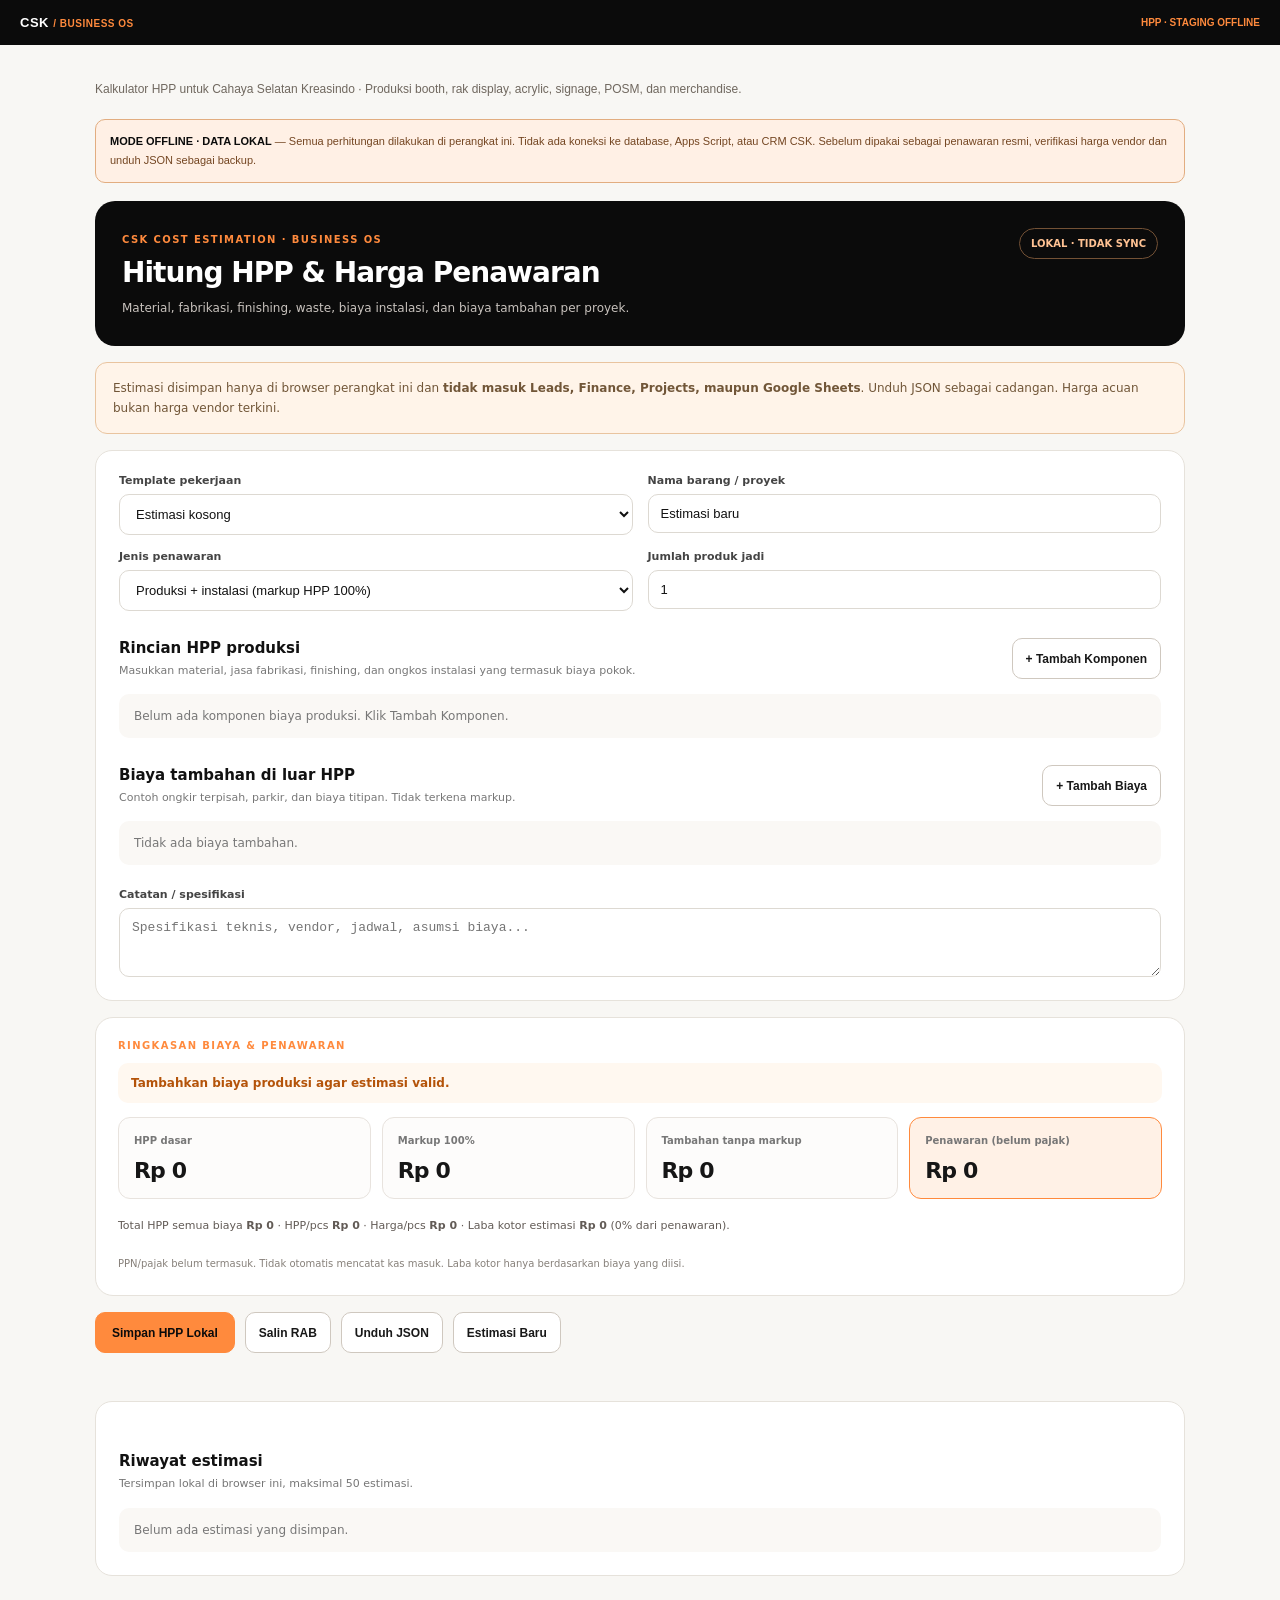
<file: preview/CSK-HPP-Kalkulator-Offline.html>
<!doctype html><html lang="id"><head><meta charset="utf-8"><meta name="viewport" content="width=device-width, initial-scale=1"><meta name="theme-color" content="#0B0B0B"><title>Kalkulator HPP CSK - Offline Staging</title><style>*{box-sizing:border-box}html,body{margin:0;min-width:320px}body{background:#F8F7F4;color:#0B0B0B;font-family:Montserrat,Arial,sans-serif}header{padding:15px 20px;background:#0B0B0B;color:#fff;display:flex;justify-content:space-between;align-items:center;gap:10px}header strong{font-size:13px;letter-spacing:.04em}header span{font-size:10px;color:#FF8A3D;font-weight:800}.container{max-width:1160px;margin:auto;padding:24px 16px 80px}h1{font-size:26px;letter-spacing:-.04em;margin:0 0 7px}h2,h3,p{margin:0}.top-note{color:#70685f;font-size:12px;line-height:1.6;margin-bottom:20px}.offline-warning{margin:12px 0 18px;padding:12px 14px;border:1px solid #e2ad80;border-radius:10px;background:#FFF0E5;font-size:11px;color:#744622;line-height:1.7}.offline-warning b{color:#0B0B0B}#page-hpp{--h-ink:#0B0B0B;--h-amber:#FF8A3D;--h-paper:#F8F7F4;font-family:Montserrat,Arial,sans-serif}button{cursor:pointer}button:focus-visible,input:focus-visible,select:focus-visible,textarea:focus-visible{outline:3px solid #FF8A3D;outline-offset:2px}@media(min-width:740px){.container{padding:35px}}
/* Standalone HPP production estimator: brand-aligned, mobile-first. */
    #page-hpp{--h-ink:#0B0B0B;--h-amber:#FF8A3D;--h-paper:#F8F7F4;font-family:Montserrat,system-ui,sans-serif}
    #page-hpp h1,#page-hpp h2,#page-hpp h3{font-family:Montserrat,system-ui,sans-serif}
    .hpp-head{background:#0B0B0B;color:#FFF;border-radius:20px;padding:27px;display:flex;justify-content:space-between;gap:25px;align-items:start}
    .hpp-head h2{font-size:clamp(21px,2.2vw,28px);font-weight:800;letter-spacing:-.035em;line-height:1.2;margin:9px 0}
    .hpp-head p{color:#c8c2bd;font-size:12px;line-height:1.7;max-width:620px}
    .hpp-kicker{font-size:10px;letter-spacing:.14em;font-weight:800;color:#FF8A3D}
    .hpp-badge{flex:none;font-size:10px;font-weight:800;border:1px solid #735135;color:#ffc293;padding:9px 11px;border-radius:99px}
    .hpp-note{margin:16px 0;color:#715638;background:#fff4e9;border:1px solid #e9c49f;padding:15px 17px;border-radius:12px;font-size:12px;line-height:1.7}
    .hpp-card{background:#FFF;border:1px solid #e6e2db;padding:23px;border-radius:17px;margin:16px 0}
    .hpp-form-grid{display:grid;grid-template-columns:repeat(2,minmax(0,1fr));gap:15px}
    #page-hpp label{display:flex;flex-direction:column;gap:7px;color:#444;font-size:11px;font-weight:750;min-width:0}
    #page-hpp input,#page-hpp select,#page-hpp textarea{width:100%;min-width:0;padding:11px 12px;border:1px solid #ddd9d2;border-radius:10px;background:#fff;color:#111;font-size:13px;font-weight:500}
    #page-hpp input:focus,#page-hpp select:focus,#page-hpp textarea:focus{outline:2px solid #FF8A3D;outline-offset:1px}
    #page-hpp button{font-size:12px;font-weight:750;min-height:41px;border-radius:10px;white-space:nowrap}
    #page-hpp .hpp-primary{background:#FF8A3D;color:#0B0B0B;border:1px solid #FF8A3D;padding:10px 16px}
    #page-hpp .hpp-secondary{background:#fff;border:1px solid #cfc8bf;padding:9px 13px;color:#181818}
    #page-hpp .hpp-remove{background:#fff4f2;border:1px solid #f0c1b8;color:#b3392d;padding:8px 12px}
    .hpp-section-head{display:flex;align-items:center;justify-content:space-between;gap:12px;margin:27px 0 15px}
    .hpp-section-head h3{font-size:15px;font-weight:800;color:#111}
    .hpp-section-head p{font-size:11px;color:#777;line-height:1.6;margin-top:5px}
    .hpp-item{display:grid;grid-template-columns:1fr minmax(120px,2fr) 85px 80px 145px 85px;gap:9px;padding:17px 0;border-top:1px solid #ece7e2;align-items:end}
    .hpp-item label{font-size:10px}
    .hpp-row-footer{grid-column:1/-1;display:flex;justify-content:space-between;align-items:center}
    .hpp-row-footer strong{font-size:15px;font-weight:800;color:#161616}
    .hpp-extra-item{display:grid;grid-template-columns:minmax(0,1fr) minmax(140px,220px) auto;align-items:end;gap:12px;padding:12px 0;border-top:1px solid #eee}
    .hpp-notes{margin-top:23px}
    .hpp-summary{background:#fff;border:1px solid #e6e2db;border-radius:18px;padding:22px;margin:16px 0}
    #hpp-alert{font-size:12px;font-weight:700;padding:13px;border-radius:10px;background:#fff8f0;margin:12px 0}
    .hpp-kpis{display:grid;grid-template-columns:repeat(4,minmax(0,1fr));gap:11px;margin-top:14px}
    .hpp-kpis>div{border:1px solid #e8e3de;background:#fdfcfb;padding:15px;border-radius:12px;display:flex;flex-direction:column;gap:10px}
    .hpp-kpis small{font-size:10px;line-height:1.5;font-weight:700;color:#777}
    .hpp-kpis strong{font-size:clamp(15px,1.75vw,22px);letter-spacing:-.04em;color:#161616;overflow-wrap:anywhere}
    .hpp-kpis .hpp-price{border-color:#FF8A3D;background:#fff1e6}
    .hpp-facts,.hpp-footnote{font-size:11px;line-height:1.9;color:#625b56;margin-top:17px}
    .hpp-footnote{font-size:10px;color:#87807a}
    .hpp-actions{display:flex;flex-wrap:wrap;gap:10px}
    #hpp-message{min-height:20px;font-size:12px;font-weight:700;margin:12px 0}
    .hpp-history-row{display:flex;justify-content:space-between;gap:16px;align-items:center;padding:14px 0;border-bottom:1px solid #eee}
    .hpp-history-row strong{font-size:12px;color:#181818;display:block}
    .hpp-history-row small{font-size:10px;color:#888;display:block;margin-top:4px}
    .hpp-history-row>div:last-child{display:flex;gap:8px}
    .hpp-history-row button{border:1px solid #ddd;background:#fff;padding:8px 11px;font-size:11px!important}
    .hpp-empty{padding:15px;background:#faf8f5;border-radius:10px;font-size:12px;color:#777}
    @media(max-width:1250px){.hpp-item{grid-template-columns:repeat(3,minmax(0,1fr))}.hpp-item .hpp-wide{grid-column:span 2}.hpp-kpis{grid-template-columns:repeat(2,minmax(0,1fr))}}
    @media(max-width:640px){.hpp-head{padding:21px;flex-direction:column;gap:12px}.hpp-card,.hpp-summary{padding:16px}.hpp-form-grid{grid-template-columns:1fr}.hpp-item{grid-template-columns:repeat(2,minmax(0,1fr))}.hpp-item .hpp-wide{grid-column:span 1}.hpp-extra-item{grid-template-columns:1fr 1fr}.hpp-extra-item button{grid-column:1/-1}.hpp-section-head{align-items:flex-start;flex-direction:column}.hpp-kpis{gap:8px}.hpp-kpis>div{padding:12px}.hpp-actions button{flex:1}.hpp-history-row{align-items:flex-start;flex-direction:column}.hpp-kpis strong{font-size:18px}}
</style></head><body><header><strong>CSK <span> / BUSINESS OS</span></strong><span>HPP · STAGING OFFLINE</span></header>
<div class="container">
<div class="top-note">Kalkulator HPP untuk Cahaya Selatan Kreasindo · Produksi booth, rak display, acrylic, signage, POSM, dan merchandise.</div>
<div class="offline-warning"><b>MODE OFFLINE · DATA LOKAL</b> — Semua perhitungan dilakukan di perangkat ini. Tidak ada koneksi ke database, Apps Script, atau CRM CSK. Sebelum dipakai sebagai penawaran resmi, verifikasi harga vendor dan unduh JSON sebagai backup.</div>
<section id="page-hpp"><div id="hpp-root"></div></section>
</div><script>
/* CSK Business OS — per-quotation HPP calculator (no cloud, no customer records).
 * Harga rule, confirmed by CSK: ready-made maklon with no installation = vendor
 * base price (0% markup); jobs requiring installation = 100% of production HPP.
 * Extra pass-through costs are added after markup. Taxes are excluded.
 */
(function(root){
'use strict';
const CATEGORIES=['Material','Jasa produksi','Finishing','Subkon / Vendor','Instalasi HPP','Lainnya'];
const MODES={
  custom_install:{label:'Produksi + instalasi',markup:100},
  ready_vendor:{label:'Maklon siap pakai (tanpa instalasi)',markup:0}
};
const LIMIT=1e12;
const PRESETS={
  blank:{name:'Estimasi baru',mode:'custom_install',rows:[]},
  rack:{name:'Rak Display Custom PVC',mode:'custom_install',rows:[
    {category:'Material',description:'PVC Board Nulite 5 mm (122 × 244 cm)',unit:'lembar',quantity:1,unitCost:175000,wastePercent:0},
    {category:'Jasa produksi',description:'Cutting, assembly dan finishing — isi biaya',unit:'paket',quantity:1,unitCost:0,wastePercent:0}
  ]},
  booth:{name:'Booth Pameran Custom',mode:'custom_install',rows:[
    {category:'Material',description:'Hollow besi dan struktur — isi harga',unit:'batang',quantity:1,unitCost:0,wastePercent:0},
    {category:'Material',description:'Panel dan branding — isi harga',unit:'lembar',quantity:1,unitCost:0,wastePercent:0},
    {category:'Jasa produksi',description:'Fabrikasi dan finishing — isi biaya',unit:'paket',quantity:1,unitCost:0,wastePercent:0}
  ]},
  signage:{name:'Signage / Neon Box',mode:'custom_install',rows:[
    {category:'Material',description:'Material box, rangka dan sumber cahaya',unit:'paket',quantity:1,unitCost:0,wastePercent:0},
    {category:'Jasa produksi',description:'Fabrikasi dan instalasi teknis',unit:'paket',quantity:1,unitCost:0,wastePercent:0}
  ]},
  acrylic:{name:'Display Akrilik Custom',mode:'ready_vendor',rows:[
    {category:'Subkon / Vendor',description:'Harga jadi dari vendor — isi harga',unit:'pcs',quantity:1,unitCost:0,wastePercent:0}
  ]},
  banner:{name:'Tripod Banner + Foamboard A1',mode:'ready_vendor',rows:[
    {category:'Subkon / Vendor',description:'Tripod + foamboard A1 (harga acuan vendor)',unit:'paket',quantity:1,unitCost:70000,wastePercent:0}
  ]}
};
let seq=0;
function id(){return 'hpp-'+Date.now().toString(36)+'-'+(++seq).toString(36);}
function money(value){return Math.round((Number(value)||0)*100)/100;}
function num(value,field,max=LIMIT){
  if(typeof value==='string'&&value.trim()==='')return 0;
  const v=Number(value);
  if(!Number.isFinite(v)||v<0||v>max)throw Error(field+' tidak valid (harus 0–'+max+').');
  return v;
}
function text(value,max=140){return String(value??'').trim().slice(0,max)}
function row(data={}){
  return {
    id:text(data.id||id(),60),
    category:CATEGORIES.includes(data.category)?data.category:'Material',
    description:text(data.description),
    unit:text(data.unit||'pcs',24)||'pcs',
    quantity:num(data.quantity??1,'Jumlah'),
    unitCost:num(data.unitCost??0,'Harga satuan'),
    wastePercent:num(data.wastePercent??0,'Waste',100)
  };
}
function fee(data={}){
  return {id:text(data.id||id(),60),description:text(data.description),amount:num(data.amount??0,'Biaya tambahan')};
}
function create(preset='blank'){
  const p=PRESETS[preset]||PRESETS.blank;
  return {id:id(),name:p.name,mode:p.mode,outputQty:1,
    rows:p.rows.map(row),extras:[],notes:'',updatedAt:new Date().toISOString()};
}
function from(data){
  if(!data||typeof data!=='object'||Array.isArray(data))throw Error('Format data estimasi tidak valid.');
  if(!MODES[data.mode])throw Error('Jenis pekerjaan tidak dikenali.');
  if(!Array.isArray(data.rows)||data.rows.length>120)throw Error('Maksimal 120 baris biaya.');
  if(!Array.isArray(data.extras)||data.extras.length>40)throw Error('Maksimal 40 biaya tambahan.');
  const out={
    id:text(data.id||id(),60),
    name:text(data.name||'Estimasi tanpa nama',120),
    mode:data.mode,
    outputQty:num(data.outputQty??1,'Jumlah hasil',1e6),
    rows:data.rows.map(row),extras:data.extras.map(fee),
    notes:text(data.notes,2000),
    updatedAt:text(data.updatedAt,50)
  };
  if(out.outputQty<=0)throw Error('Jumlah hasil harus lebih dari nol.');
  return out;
}
function calc(quote){
  const p=from(quote);
  let missing=0;
  const rows=p.rows.map(item=>{
    const extended=item.quantity*item.unitCost*(1+item.wastePercent/100);
    if(item.quantity>0&&item.unitCost===0)missing++;
    return {...item,total:money(extended)};
  });
  const base=money(rows.reduce((sum,x)=>sum+x.total,0));
  const extras=p.extras.map(x=>({...x,total:money(x.amount)}));
  const extrasTotal=money(extras.reduce((sum,x)=>sum+x.total,0));
  const markup=MODES[p.mode].markup;
  const profit=money(base*markup/100);
  const fullHpp=money(base+extrasTotal);
  const sale=money(base+profit+extrasTotal);
  const margin=sale>0?money(profit/sale*100):0;
  return {
    quote:p,rows,extras,
    baseHpp:base,extraTotal:extrasTotal,totalHpp:fullHpp,
    markupPercent:markup,markupAmount:profit,price:sale,
    profit,marginPercent:margin,
    hppPerUnit:money(fullHpp/p.outputQty),
    pricePerUnit:money(sale/p.outputQty),
    missingPrices:missing,
    ready:p.rows.length>0&&missing===0&&base>0,
    taxNote:'PPN/pajak tidak termasuk. Pastikan harga vendor dan ongkir terbaru.'
  };
}
const API={CATEGORIES,MODES,PRESETS,create,from,row,fee,calc};
root.CSKHPP=API;
if(typeof module!=='undefined'&&module.exports)module.exports=API;
})(typeof window!=='undefined'?window:globalThis);

</script>
<script>
/* CSK HPP UI — local-only calculator. Never imports/exports Google Sheets data. */
(function(root){
'use strict';
var KEY='csk_hpp_local_quotes_v1',DRAFT='csk_hpp_local_draft_v1',MAX=50;
function esc(v){return String(v==null?'':v).replace(/[&<>"']/g,function(c){return {'&':'&amp;','<':'&lt;','>':'&gt;','"':'&quot;',"'":'&#39;'}[c]})}
function rp(n){return 'Rp '+Number(n||0).toLocaleString('id-ID',{maximumFractionDigits:2})}
function init(panel,engine){
  if(!panel||!engine||panel.dataset.init==='1')return;
  panel.dataset.init='1';
  var draft=engine.create(),history=[],valid=false,warning='';
  function load(key,fallback){try{var s=localStorage.getItem(key);return s?JSON.parse(s):fallback}catch(e){warning='Penyimpanan browser tidak dapat dibaca.';return fallback}}
  var old=load(DRAFT,null);
  if(old)try{draft=engine.from(old)}catch(e){warning='Draft lama tidak valid; kalkulasi baru dibuat.'}
  var stored=load(KEY,[]);
  if(Array.isArray(stored))history=stored.slice(0,MAX).flatMap(function(x){try{return [engine.from(x)]}catch(e){return []}});
  function $(s){return panel.querySelector(s)}
  function save(key,value){try{localStorage.setItem(key,JSON.stringify(value));return true}catch(e){message('Penyimpanan tidak tersedia. Gunakan Unduh JSON.',true);return false}}
  function message(s,bad){var t=$('#hpp-message');t.textContent=s;t.style.color=bad?'#B91C1C':'#047857'}
  function opts(values,v){return values.map(function(x){return '<option value="'+esc(x)+'"'+(x===v?' selected':'')+'>'+esc(x)+'</option>'}).join('')}
  panel.innerHTML=[
    '<div class="hpp-head"><div><span class="hpp-kicker">CSK COST ESTIMATION · BUSINESS OS</span><h2>Hitung HPP & Harga Penawaran</h2><p>Material, fabrikasi, finishing, waste, biaya instalasi, dan biaya tambahan per proyek.</p></div><span class="hpp-badge">LOKAL · TIDAK SYNC</span></div>',
    '<p class="hpp-note">Estimasi disimpan hanya di browser perangkat ini dan <strong>tidak masuk Leads, Finance, Projects, maupun Google Sheets</strong>. Unduh JSON sebagai cadangan. Harga acuan bukan harga vendor terkini.</p>',
    '<div class="hpp-card">',
      '<div class="hpp-form-grid"><label>Template pekerjaan <select id="hpp-template"><option value="blank">Estimasi kosong</option><option value="rack">Rak Display PVC</option><option value="booth">Booth Pameran</option><option value="signage">Signage / Neon Box</option><option value="acrylic">Display Akrilik (vendor)</option><option value="banner">Tripod A1 + Foamboard</option></select></label>',
      '<label>Nama barang / proyek <input id="hpp-name" maxlength="120" placeholder="Contoh: Rak Display Brand X"></label>',
      '<label>Jenis penawaran <select id="hpp-mode"><option value="custom_install">Produksi + instalasi (markup HPP 100%)</option><option value="ready_vendor">Maklon siap pakai (harga vendor, 0% markup)</option></select></label>',
      '<label>Jumlah produk jadi <input id="hpp-qty" type="number" min="1" max="1000000" step="1" inputmode="numeric"></label></div>',
      '<div class="hpp-section-head"><div><h3>Rincian HPP produksi</h3><p>Masukkan material, jasa fabrikasi, finishing, dan ongkos instalasi yang termasuk biaya pokok.</p></div><button id="hpp-add-row" type="button" class="hpp-secondary">+ Tambah Komponen</button></div>',
      '<div id="hpp-items" aria-live="polite"></div>',
      '<div class="hpp-section-head"><div><h3>Biaya tambahan di luar HPP</h3><p>Contoh ongkir terpisah, parkir, dan biaya titipan. Tidak terkena markup.</p></div><button id="hpp-add-extra" type="button" class="hpp-secondary">+ Tambah Biaya</button></div>',
      '<div id="hpp-extras"></div>',
      '<label class="hpp-notes">Catatan / spesifikasi<textarea id="hpp-notes" rows="3" maxlength="2000" placeholder="Spesifikasi teknis, vendor, jadwal, asumsi biaya..."></textarea></label>',
    '</div>',
    '<div class="hpp-summary"><div class="hpp-kicker">RINGKASAN BIAYA & PENAWARAN</div><p id="hpp-alert" role="status"></p>',
      '<div class="hpp-kpis"><div><small>HPP dasar</small><strong id="hpp-base">Rp 0</strong></div><div><small>Markup <span id="hpp-rate">100%</span></small><strong id="hpp-markup">Rp 0</strong></div><div><small>Tambahan tanpa markup</small><strong id="hpp-extra-total">Rp 0</strong></div><div class="hpp-price"><small>Penawaran (belum pajak)</small><strong id="hpp-price">Rp 0</strong></div></div>',
      '<p class="hpp-facts">Total HPP semua biaya <b id="hpp-total">Rp 0</b> · HPP/pcs <b id="hpp-unit-cost">Rp 0</b> · Harga/pcs <b id="hpp-unit-price">Rp 0</b> · Laba kotor estimasi <b id="hpp-profit">Rp 0</b> (<span id="hpp-margin">0%</span> dari penawaran).</p>',
      '<p class="hpp-footnote">PPN/pajak belum termasuk. Tidak otomatis mencatat kas masuk. Laba kotor hanya berdasarkan biaya yang diisi.</p>',
    '</div>',
    '<div class="hpp-actions"><button id="hpp-save" class="hpp-primary" type="button">Simpan HPP Lokal</button><button id="hpp-copy" class="hpp-secondary" type="button">Salin RAB</button><button id="hpp-export" class="hpp-secondary" type="button">Unduh JSON</button><button id="hpp-new" class="hpp-secondary" type="button">Estimasi Baru</button></div>',
    '<p id="hpp-message" role="status" aria-live="polite"></p>',
    '<div class="hpp-card"><div class="hpp-section-head"><div><h3>Riwayat estimasi</h3><p>Tersimpan lokal di browser ini, maksimal 50 estimasi.</p></div></div><div id="hpp-history"></div></div>'
  ].join('');
  function drawItems(){
    $('#hpp-items').innerHTML=draft.rows.length?draft.rows.map(function(x){
      return '<div class="hpp-item" data-row="'+esc(x.id)+'">'+
      '<label>Kategori<select data-f="category">'+opts(engine.CATEGORIES,x.category)+'</select></label>'+
      '<label class="hpp-wide">Material / jasa<input data-f="description" maxlength="140" value="'+esc(x.description)+'" placeholder="Material / jasa produksi"></label>'+
      '<label>Qty<input data-f="quantity" type="number" min="0" step="any" value="'+esc(x.quantity)+'"></label>'+
      '<label>Satuan<input data-f="unit" maxlength="24" value="'+esc(x.unit)+'"></label>'+
      '<label>Harga satuan (Rp)<input data-f="unitCost" type="number" min="0" step="any" value="'+esc(x.unitCost)+'"></label>'+
      '<label>Waste (%)<input data-f="wastePercent" type="number" min="0" max="100" step="any" value="'+esc(x.wastePercent)+'"></label>'+
      '<div class="hpp-row-footer"><strong data-total="'+esc(x.id)+'">Rp 0</strong><button type="button" data-delete-row="'+esc(x.id)+'" aria-label="Hapus baris" class="hpp-remove">Hapus</button></div></div>';
    }).join(''):'<p class="hpp-empty">Belum ada komponen biaya produksi. Klik Tambah Komponen.</p>';totals();
  }
  function drawExtras(){
    $('#hpp-extras').innerHTML=draft.extras.length?draft.extras.map(function(x){
      return '<div class="hpp-extra-item" data-extra="'+esc(x.id)+'">'+
      '<label>Jenis biaya tambahan<input data-f="description" maxlength="140" value="'+esc(x.description)+'" placeholder="Ongkos kirim / parkir / titipan"></label>'+
      '<label>Nominal (Rp)<input data-f="amount" type="number" min="0" step="any" value="'+esc(x.amount)+'"></label>'+
      '<button type="button" class="hpp-remove" data-delete-extra="'+esc(x.id)+'">Hapus</button></div>';
    }).join(''):'<p class="hpp-empty">Tidak ada biaya tambahan.</p>';totals();
  }
  function totals(){
    var selectors={'#hpp-base':'baseHpp','#hpp-markup':'markupAmount','#hpp-extra-total':'extraTotal','#hpp-price':'price','#hpp-total':'totalHpp','#hpp-unit-cost':'hppPerUnit','#hpp-unit-price':'pricePerUnit','#hpp-profit':'profit'};
    try{
      var r=engine.calc(draft);valid=r.ready;
      Object.keys(selectors).forEach(function(key){$(key).textContent=rp(r[selectors[key]])});
      $('#hpp-rate').textContent=r.markupPercent+'%';
      $('#hpp-margin').textContent=r.marginPercent.toLocaleString('id-ID')+'%';
      var alert=r.missingPrices?r.missingPrices+' harga komponen masih Rp 0, lengkapi sebelum penawaran.':(!r.ready?'Tambahkan biaya produksi agar estimasi valid.':'Estimasi siap diperiksa; pastikan harga aktual vendor.');
      $('#hpp-alert').textContent=alert;
      $('#hpp-alert').style.color=r.ready?'#047857':'#B45309';
      r.rows.forEach(function(x){var t=panel.querySelector('[data-total="'+x.id+'"]');if(t)t.textContent=rp(x.total)});
      return r;
    }catch(err){
      valid=false;$('#hpp-alert').textContent='Periksa input: '+err.message;
      $('#hpp-alert').style.color='#B91C1C';$('#hpp-price').textContent='—';return null;
    }
  }
  function historyUI(){
    $('#hpp-history').innerHTML=history.length?history.map(function(x){
      var price='—';try{price=rp(engine.calc(x).price)}catch(e){}
      return '<div class="hpp-history-row"><div><strong>'+esc(x.name)+'</strong><small>'+esc(x.updatedAt.slice(0,10))+' · '+price+'</small></div><div><button type="button" data-open="'+esc(x.id)+'">Buka</button><button type="button" data-remove-saved="'+esc(x.id)+'">Hapus</button></div></div>'
    }).join(''):'<p class="hpp-empty">Belum ada estimasi yang disimpan.</p>';
  }
  function fill(){
    $('#hpp-name').value=draft.name;$('#hpp-mode').value=draft.mode;$('#hpp-qty').value=draft.outputQty;
    $('#hpp-notes').value=draft.notes;$('#hpp-template').value='blank';
    drawItems();drawExtras();historyUI();totals();
  }
  function changed(){draft.updatedAt=new Date().toISOString();save(DRAFT,draft);totals()}
  function getText(r){
    return ['CSK — ESTIMASI HPP & PENAWARAN','Produk: '+r.quote.name,'Mode: '+engine.MODES[r.quote.mode].label,'Jumlah hasil: '+r.quote.outputQty,'',
      ...r.rows.map(function(x,i){return (i+1)+'. '+x.description+' | '+x.quantity+' '+x.unit+' x '+rp(x.unitCost)+' | waste '+x.wastePercent+'% | '+rp(x.total)}),
      '','HPP dasar: '+rp(r.baseHpp),'Markup '+r.markupPercent+'%: '+rp(r.markupAmount),
      ...r.extras.map(function(x){return 'Biaya tambahan — '+x.description+': '+rp(x.total)}),
      'Total HPP: '+rp(r.totalHpp),'HARGA PENAWARAN (belum PPN): '+rp(r.price),
      'Harga per hasil jadi: '+rp(r.pricePerUnit),'Laba kotor estimasi: '+rp(r.profit)+' ('+r.marginPercent+'%)',
      'Catatan: '+r.quote.notes,'PPN/pajak belum termasuk. Bukan faktur atau bukti pembayaran.'
    ].join('\n');
  }
  panel.addEventListener('input',function(e){
    var t=e.target,field=t.dataset.f,box=t.closest('[data-row], [data-extra]');
    if(t.id==='hpp-name')draft.name=t.value;
    if(t.id==='hpp-qty')draft.outputQty=t.value;
    if(t.id==='hpp-mode')draft.mode=t.value;
    if(t.id==='hpp-notes')draft.notes=t.value;
    if(box&&field){
      var isRow=box.hasAttribute('data-row'),arr=isRow?draft.rows:draft.extras;
      var key=isRow?'row':'extra',r=arr.find(function(x){return x.id===box.dataset[key]});
      if(r&&Object.prototype.hasOwnProperty.call(r,field))r[field]=t.value;
    }
    changed();
  });
  panel.addEventListener('change',function(e){
    if(e.target.id==='hpp-template'){
      var preset=e.target.value;
      if(!confirm('Ganti ke template baru? Draft aktif akan diganti. Simpan lebih dulu jika perlu.')){e.target.value='blank';return}
      draft=engine.create(preset);changed();fill();$('#hpp-template').value=preset;message('Template dimuat. Komponen Rp 0 harus diisi sesuai harga vendor.');
    }
  });
  panel.addEventListener('click',function(e){
    var b=e.target.closest('button');if(!b||!panel.contains(b))return;
    if(b.id==='hpp-add-row'){if(draft.rows.length>=120)return message('Maksimal 120 komponen.',true);draft.rows.push(engine.row());changed();drawItems();}
    if(b.id==='hpp-add-extra'){if(draft.extras.length>=40)return message('Maksimal 40 biaya tambahan.',true);draft.extras.push(engine.fee());changed();drawExtras();}
    if(b.dataset.deleteRow){draft.rows=draft.rows.filter(function(x){return x.id!==b.dataset.deleteRow});changed();drawItems()}
    if(b.dataset.deleteExtra){draft.extras=draft.extras.filter(function(x){return x.id!==b.dataset.deleteExtra});changed();drawExtras()}
    if(b.id==='hpp-new'){if(confirm('Buat estimasi kosong baru? Draft aktif akan diganti.')){draft=engine.create();changed();fill();message('Draft kosong baru dibuat.')}}
    if(b.id==='hpp-save'){
      var r=totals();if(!r||!r.ready)return message('Isi semua harga biaya pokok sebelum menyimpan.',true);
      var i=history.findIndex(function(x){return x.id===draft.id});
      if(i>=0)history[i]=engine.from(draft);else history.unshift(engine.from(draft));
      history=history.slice(0,MAX);if(save(KEY,history)){historyUI();message('HPP tersimpan lokal; cadangkan via Unduh JSON.')}
    }
    if(b.id==='hpp-export'){
      var result=totals();if(!result)return;
      var blob=new Blob([JSON.stringify({format:'csk-hpp-v1',quote:result.quote,summary:{hpp:result.totalHpp,markup:result.markupPercent,price:result.price,missingPrices:result.missingPrices},taxExcluded:true},null,2)],{type:'application/json'});
      var url=URL.createObjectURL(blob),a=document.createElement('a');a.href=url;
      a.download='CSK-HPP-'+new Date().toISOString().slice(0,10)+'.json';
      document.body.appendChild(a);a.click();a.remove();setTimeout(function(){URL.revokeObjectURL(url)},1000);
      message('File JSON dibuat. Simpan di Drive pribadi jika ingin lintas perangkat.');
    }
    if(b.id==='hpp-copy'){
      var r=totals();if(!r)return;
      if(navigator.clipboard&&navigator.clipboard.writeText)navigator.clipboard.writeText(getText(r)).then(function(){message('RAB tersalin ke clipboard.');},function(){message('Clipboard diblokir; gunakan Unduh JSON.',true)});
      else message('Clipboard tidak tersedia; gunakan Unduh JSON.',true);
    }
    if(b.dataset.open){
      var saved=history.find(function(x){return x.id===b.dataset.open});
      if(saved&&confirm('Buka estimasi ini? Draft aktif diganti.')){draft=engine.from(saved);changed();fill();message('Estimasi lokal berhasil dibuka.')}
    }
    if(b.dataset.removeSaved){
      if(confirm('Hapus estimasi dari browser ini?')){history=history.filter(function(x){return x.id!==b.dataset.removeSaved});save(KEY,history);historyUI();message('Estimasi dihapus dari riwayat lokal.')}
    }
  });
  fill();if(warning)message(warning,true);
}
var api={init,STORE:KEY,DRAFT};
root.CSKHPPUI=api;
if(typeof module!=='undefined'&&module.exports)module.exports=api;
})(typeof window!=='undefined'?window:globalThis);

</script>
<script>document.addEventListener("DOMContentLoaded",function(){window.CSKHPPUI.init(document.getElementById("hpp-root"),window.CSKHPP)});</script></body></html>
</file>
